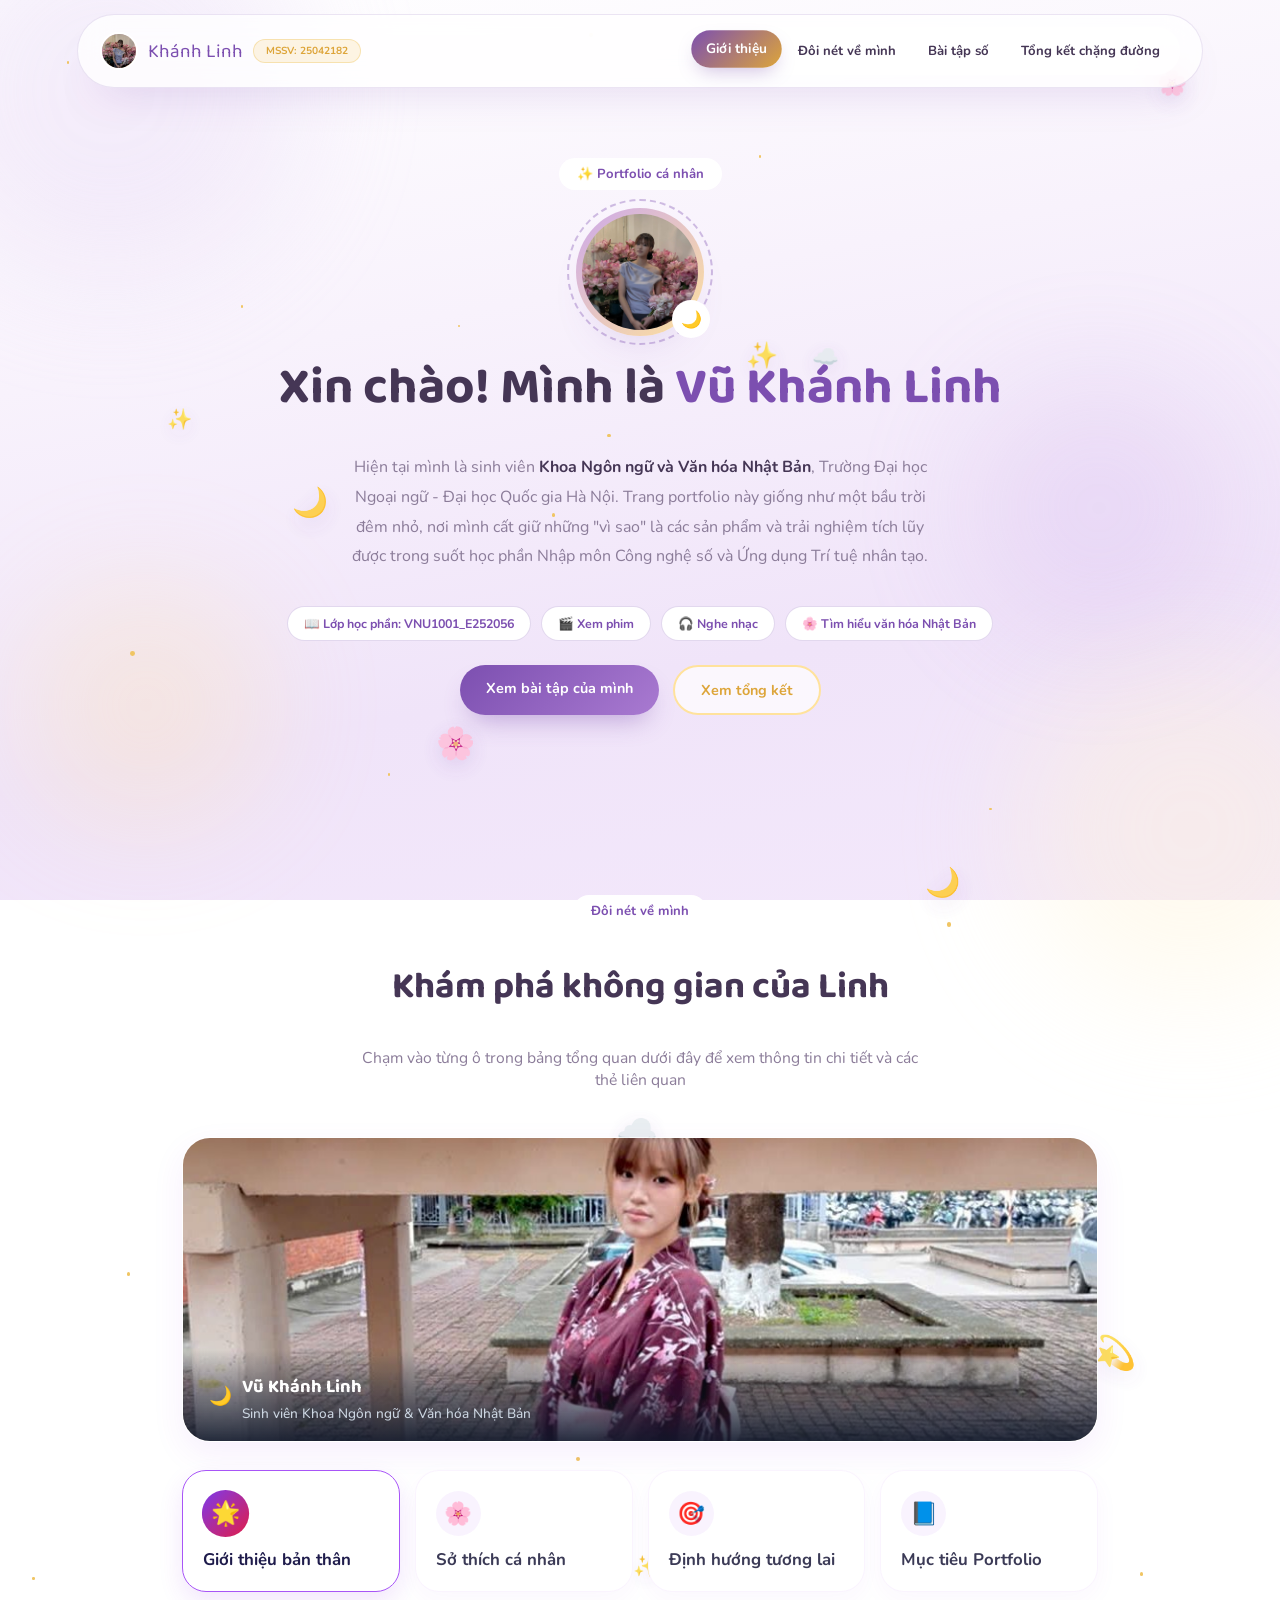
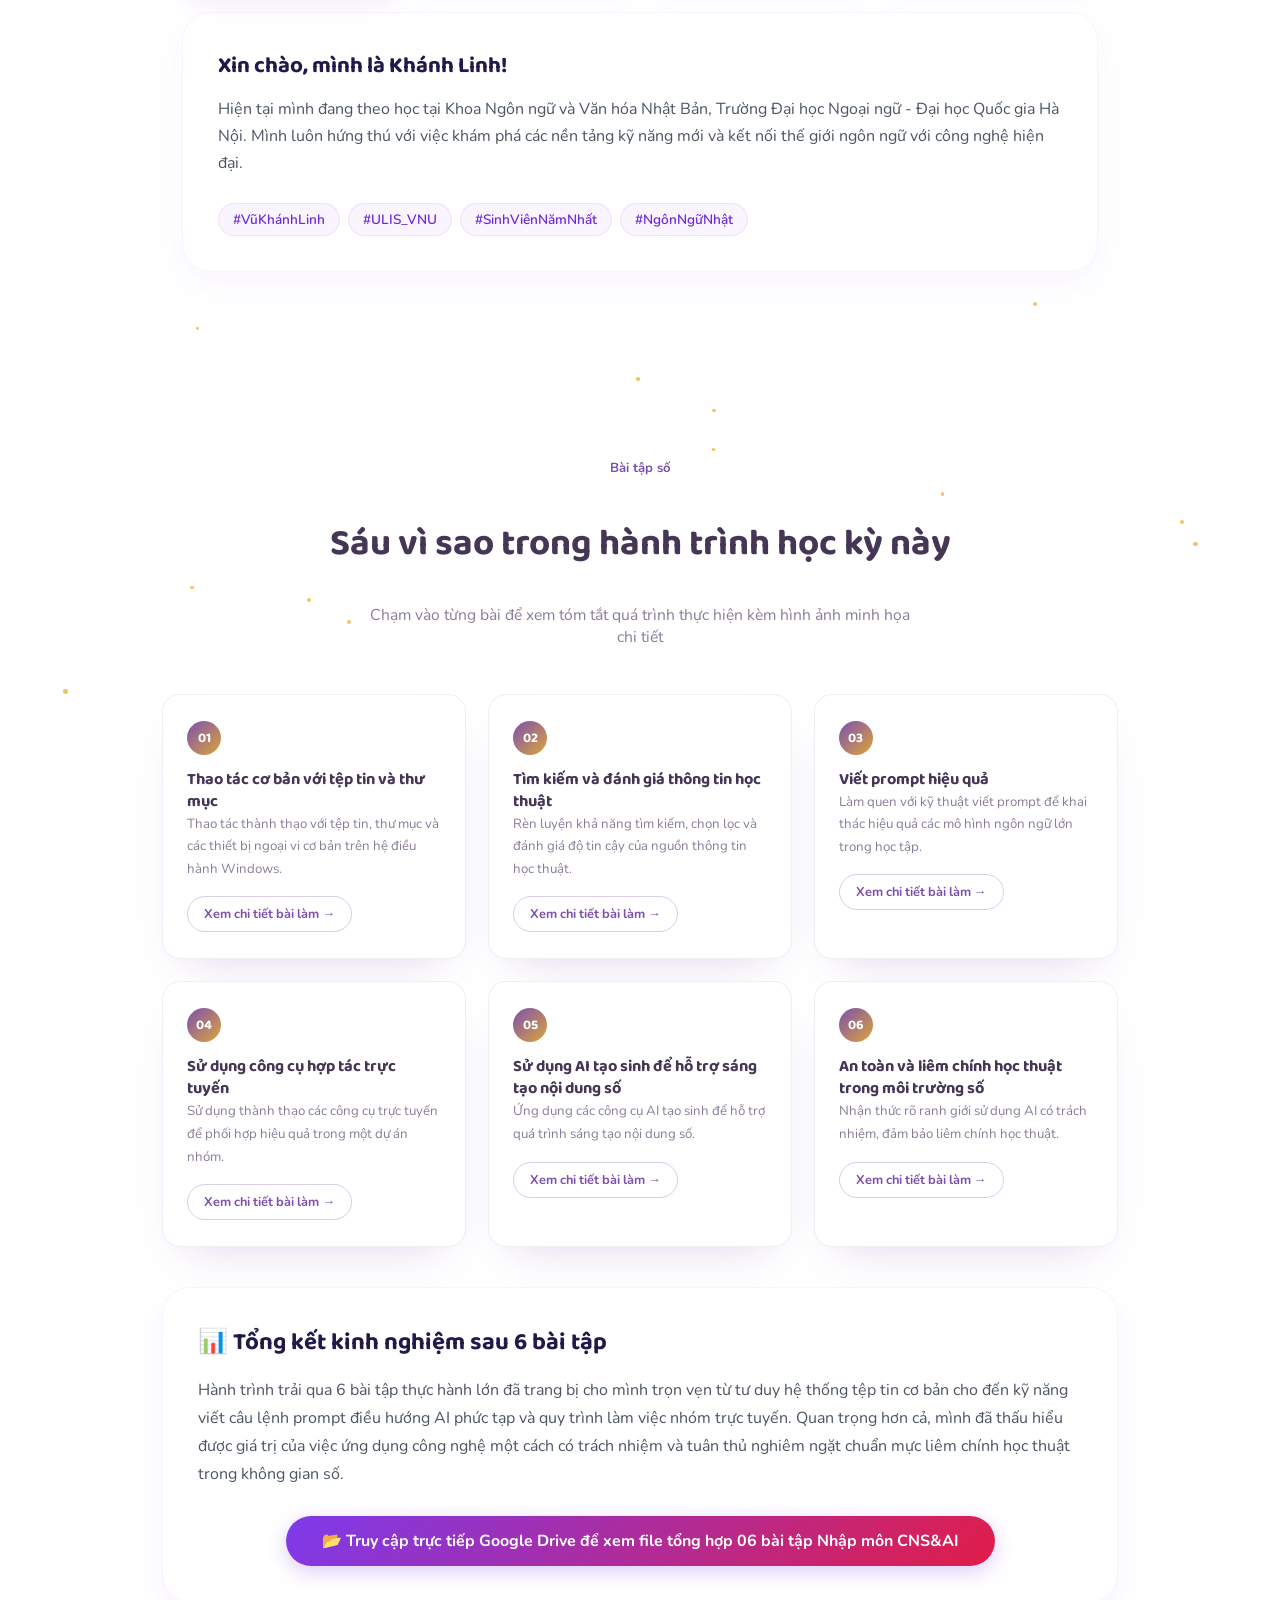
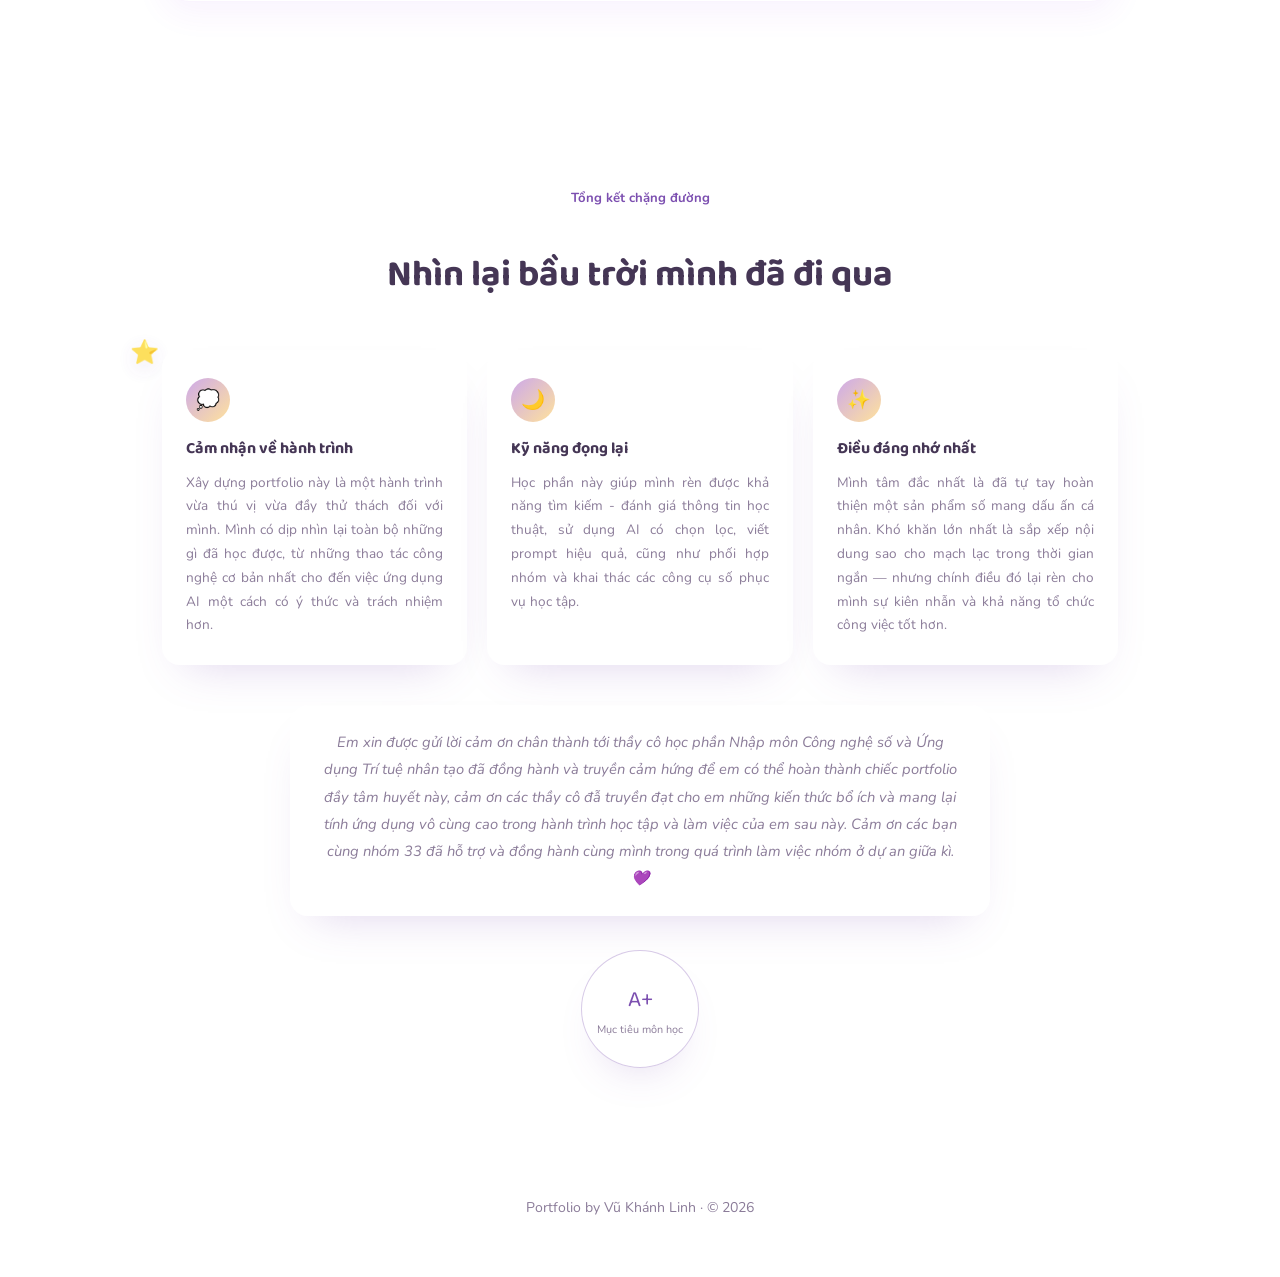
<file: index.html>
<!DOCTYPE html>
<html lang="vi">
<head>
<meta charset="UTF-8">
<meta name="viewport" content="width=device-width, initial-scale=1.0">
<title>Vũ Khánh Linh - Portfolio ✨</title>
<link rel="preconnect" href="https://fonts.googleapis.com">
<link rel="preconnect" href="https://fonts.gstatic.com" crossorigin>
<link href="https://fonts.googleapis.com/css2?family=Baloo+2:wght@500;600;700;800&family=Nunito:wght@400;500;600;700;800&display=swap" rel="stylesheet">
<link rel="stylesheet" href="style.css">
<style>
  /* ==========================================================================
     CSS ĐỒNG BỘ THEO PHONG CÁCH THẺ TRẮNG TRỰC QUAN (HIGH-CONTRAST)
     ========================================================================== */
  
  /* Khung bao ngoài phần Đôi nét về mình */
  .about-layout-wrapper {
    display: flex;
    flex-direction: column;
    gap: 28px;
    max-width: 1200px;
    margin: 40px auto 0;
    padding: 0 20px;
  }

  /* Khung ảnh banner ngang phía trên */
  .about-image-side {
    width: 100%;
    aspect-ratio: 21 / 7;
    border-radius: 28px;
    overflow: hidden;
    position: relative;
    box-shadow: 0 12px 32px rgba(147, 51, 234, 0.08);
    border: 1px solid rgba(255, 255, 255, 0.7);
    isolation: isolate;
  }
  .about-image-side img {
    width: 100%;
    height: 100%;
    object-fit: cover;
    display: block;
    animation: kenBurns 14s ease-in-out infinite alternate;
  }
  .about-image-caption {
    position: absolute;
    left: 0; right: 0; bottom: 0;
    padding: 22px 26px 18px;
    background: linear-gradient(to top, rgba(15, 23, 42, 0.9) 0%, rgba(15, 23, 42, 0.4) 60%, transparent 100%);
    display: flex;
    align-items: center;
    gap: 10px;
    color: #fff;
    font-family: 'Baloo 2', sans-serif;
    font-size: 1.15rem;
    font-weight: 700;
  }
  .about-image-caption .caption-sub {
    display: block;
    font-family: 'Nunito', sans-serif;
    font-size: 0.85rem;
    font-weight: 500;
    color: #cbd5e1;
    margin-top: 2px;
  }

  @keyframes kenBurns {
    from { transform: scale(1); }
    to { transform: scale(1.06); }
  }

  /* Hệ thống bảng tổng quan và nội dung tương tác */
  .about-interactive-side {
    display: flex;
    flex-direction: column;
    gap: 20px;
    width: 100%;
  }
  
  /* Bảng tổng quan gồm 4 ô */
  .info-grid-board {
    display: grid;
    grid-template-columns: repeat(4, 1fr);
    gap: 15px;
  }
  
  /* ĐÃ SỬA: Đồng bộ 100% với nền trắng của thẻ bài tập mẫu */
  .info-cell {
    background: #ffffff;
    border: 1px solid rgba(147, 51, 234, 0.05);
    padding: 20px;
    border-radius: 24px;
    cursor: pointer;
    transition: all 0.3s cubic-bezier(0.4, 0, 0.2, 1);
    display: flex;
    flex-direction: column;
    align-items: flex-start;
    gap: 12px;
    box-shadow: 0 8px 24px rgba(147, 51, 234, 0.04);
    touch-action: manipulation;
    -webkit-tap-highlight-color: transparent;
  }
  .info-cell .cell-icon {
    font-size: 1.4rem;
    background: rgba(147, 51, 234, 0.06);
    width: 45px;
    height: 45px;
    display: flex;
    align-items: center;
    justify-content: center;
    border-radius: 50%;
    transition: all 0.3s ease;
  }
  .info-cell h3 {
    font-size: 1.05rem;
    margin: 0;
    font-family: 'Nunito', sans-serif;
    color: #3b3a56; /* Tông màu chữ tối rõ ràng */
    font-weight: 700;
  }
  
  /* Trạng thái ô đang được chọn - đồng bộ với nút gradient của ảnh mẫu */
  .info-cell.active-cell {
    background: #ffffff;
    border-color: #a855f7;
    box-shadow: 0 10px 25px rgba(147, 51, 234, 0.12);
  }
  .info-cell.active-cell h3 {
    color: #1e1b4b;
  }
  .info-cell.active-cell .cell-icon {
    background: linear-gradient(135deg, #7c3aed, #e11d48);
    color: #fff;
    transform: scale(1.05);
  }

  @media (hover: hover) and (pointer: fine) {
    .info-cell:hover:not(.active-cell) {
      transform: translateY(-3px);
      box-shadow: 0 12px 28px rgba(147, 51, 234, 0.08);
    }
  }

  /* ĐÃ SỬA: Khung hiển thị nội dung chi tiết phía dưới dạng nền trắng rõ nét */
  .info-details-display {
    background: #ffffff;
    border: 1px solid rgba(147, 51, 234, 0.05);
    border-radius: 28px;
    padding: 35px;
    min-height: 180px;
    box-shadow: 0 12px 32px rgba(147, 51, 234, 0.05);
    display: flex;
    flex-direction: column;
    justify-content: space-between;
  }
  .details-content-pane {
    display: none;
    animation: fadeInBlur 0.4s ease forwards;
  }
  .details-content-pane.active-pane {
    display: block;
  }
  .details-content-pane h4 {
    font-family: 'Baloo 2', sans-serif;
    font-size: 1.4rem;
    margin: 0 0 12px 0;
    color: #1e1b4b; /* Tiêu đề đậm rõ ràng */
  }
  .details-content-pane p {
    color: #4b5563; /* Chữ mô tả xám đậm chuẩn dễ đọc giống bài mẫu */
    line-height: 1.7;
    margin: 0 0 25px 0;
    font-size: 1rem;
  }

  /* Thẻ từ khóa liên quan */
  .related-tags-zone {
    display: flex;
    flex-wrap: wrap;
    gap: 8px;
  }
  .keyword-tag {
    background: rgba(147, 51, 234, 0.05);
    border: 1px solid rgba(147, 51, 234, 0.1);
    color: #6d28d9;
    padding: 6px 14px;
    border-radius: 30px;
    font-size: 0.85rem;
    font-weight: 600;
    transition: all 0.2s ease;
  }
  .keyword-tag:hover {
    background: linear-gradient(135deg, #7c3aed, #e11d48);
    color: #fff;
    border-color: transparent;
  }

  @keyframes fadeInBlur {
    from { opacity: 0; transform: translateY(6px); }
    to { opacity: 1; transform: translateY(0); }
  }

  /* ĐÃ SỬA: Khung tổng kết bài tập đồng bộ 100% nền trắng và bo tròn sâu như ảnh mẫu */
  .exercises-summary-box {
    max-width: 1200px;
    margin: 40px auto 0;
    padding: 35px;
    background: #ffffff; 
    border-radius: 28px; 
    border: 1px solid rgba(147, 51, 234, 0.05); 
    box-shadow: 0 12px 32px rgba(147, 51, 234, 0.06); 
  }
  .exercises-summary-box h3 {
    font-family: 'Baloo 2', sans-serif;
    font-size: 1.5rem;
    color: #1e1b4b;
    margin: 0 0 14px 0;
    display: flex;
    align-items: center;
    gap: 10px;
  }
  .exercises-summary-box p {
    color: #4b5563; 
    line-height: 1.75;
    margin: 0 0 28px 0;
    font-size: 1rem;
  }
  .drive-cta-wrapper {
    text-align: center;
  }
  .btn-drive-direct {
    display: inline-flex;
    align-items: center;
    gap: 10px;
    background: linear-gradient(135deg, #7c3aed, #e11d48); /* Nút màu gradient tím vàng đỏ cam bắt mắt giống ảnh mẫu */
    color: #fff;
    padding: 14px 36px;
    border-radius: 50px;
    font-weight: 700;
    text-decoration: none;
    box-shadow: 0 6px 20px rgba(124, 58, 237, 0.25);
    transition: all 0.3s ease;
  }
  .btn-drive-direct:hover {
    transform: translateY(-3px);
    box-shadow: 0 8px 24px rgba(225, 29, 72, 0.4);
  }

  /* Responsive mượt mà */
  @media (max-width: 968px) {
    .info-grid-board {
      grid-template-columns: repeat(2, 1fr);
    }
    .about-image-side {
      aspect-ratio: 16 / 9;
    }
  }
  @media (max-width: 560px) {
    .info-grid-board {
      grid-template-columns: 1fr;
    }
    .about-image-side {
      aspect-ratio: 4 / 3;
    }
    .about-image-caption {
      font-size: 1rem;
      padding: 16px 18px 14px;
    }
  }
</style>
</head>
<body>

<div class="blob-wrap"><div class="blob blob-1"></div></div>
<div class="blob-wrap"><div class="blob blob-2"></div></div>
<div class="blob-wrap"><div class="blob blob-3"></div></div>
<div class="blob-wrap"><div class="blob blob-4"></div></div>
<div id="star-layer"></div>
<div id="sticker-layer"></div>
<div class="cursor-glow" id="cursorGlow"></div>

<nav>
  <div class="logo-group">
    <div class="logo-badge">
      <img src="avt.jpg" alt="Vũ Khánh Linh" onerror="this.style.display='none'; this.parentElement.innerHTML='KL';">
    </div>
    <div class="logo">Khánh Linh</div>
    <span class="mssv-chip">MSSV: 25042182</span>
  </div>
  <ul class="nav-links">
    <li><a href="#gioi-thieu" class="nav-link active">Giới thiệu</a></li>
    <li><a href="#ve-minh" class="nav-link">Đôi nét về mình</a></li>
    <li><a href="#bai-tap" class="nav-link">Bài tập số</a></li>
    <li><a href="#tong-ket" class="nav-link">Tổng kết chặng đường</a></li>
  </ul>
</nav>

<section class="hero" id="gioi-thieu">
  <div class="hero-inner">
    <span class="eyebrow reveal">✨ Portfolio cá nhân</span>
    <div class="moon-avatar reveal">
      <div class="moon-inner">
        <img src="avt.jpg" alt="Ảnh cá nhân của Vũ Khánh Linh"
             onerror="this.style.display='none'; this.parentElement.innerHTML='<span class=\'avatar-fallback\'>KL</span>';">
      </div>
      <div class="star-badge">🌙</div>
    </div>
    <h1 class="reveal">Xin chào! Mình là <span>Vũ Khánh Linh</span></h1>
    <p class="reveal">Hiện tại mình là sinh viên <b>Khoa Ngôn ngữ và Văn hóa Nhật Bản</b>, Trường
      Đại học Ngoại ngữ - Đại học Quốc gia Hà Nội. Trang portfolio này giống như một bầu trời đêm
      nhỏ, nơi mình cất giữ những "vì sao" là các sản phẩm và trải nghiệm tích lũy được trong suốt
      học phần Nhập môn Công nghệ số và Ứng dụng Trí tuệ nhân tạo.</p>
    <div class="hero-meta reveal">
      <span>📖 Lớp học phần: VNU1001_E252056</span>
      <span>🎬 Xem phim</span>
      <span>🎧 Nghe nhạc</span>
      <span>🌸 Tìm hiểu văn hóa Nhật Bản</span>
    </div>
    <div class="hero-cta reveal">
      <a href="#bai-tap" class="btn btn-primary">Xem bài tập của mình</a>
      <a href="#tong-ket" class="btn btn-ghost">Xem tổng kết</a>
    </div>
  </div>
</section>

<section id="ve-minh">
  <div class="section-head reveal">
    <span class="eyebrow" style="position:static;">Đôi nét về mình</span>
    <h2>Khám phá không gian của Linh</h2>
    <p>Chạm vào từng ô trong bảng tổng quan dưới đây để xem thông tin chi tiết và các thẻ liên quan</p>
  </div>
  
  <div class="about-layout-wrapper">
    <div class="about-image-side reveal">
      <img src="linh.jpg" alt="Vũ Khánh Linh Portrait" onerror="this.src='https://images.unsplash.com/photo-1534528741775-53994a69daeb?q=80&w=1200&auto=format&fit=crop';">
      <div class="about-image-caption">
        <span class="caption-sparkle">🌙</span>
        <span>
          Vũ Khánh Linh
          <span class="caption-sub">Sinh viên Khoa Ngôn ngữ &amp; Văn hóa Nhật Bản</span>
        </span>
      </div>
    </div>

    <div class="about-interactive-side reveal">
      <div class="info-grid-board">
        <div class="info-cell active-cell reveal" onclick="switchAboutTab(0)">
          <div class="cell-icon">🌟</div>
          <h3>Giới thiệu bản thân</h3>
        </div>
        <div class="info-cell reveal" onclick="switchAboutTab(1)">
          <div class="cell-icon">🌸</div>
          <h3>Sở thích cá nhân</h3>
        </div>
        <div class="info-cell reveal" onclick="switchAboutTab(2)">
          <div class="cell-icon">🎯</div>
          <h3>Định hướng tương lai</h3>
        </div>
        <div class="info-cell reveal" onclick="switchAboutTab(3)">
          <div class="cell-icon">📘</div>
          <h3>Mục tiêu Portfolio</h3>
        </div>
      </div>

      <div class="info-details-display">
        
        <div class="details-content-pane active-pane" id="pane-0">
          <h4>Xin chào, mình là Khánh Linh!</h4>
          <p>Hiện tại mình đang theo học tại Khoa Ngôn ngữ và Văn hóa Nhật Bản, Trường Đại học Ngoại ngữ - Đại học Quốc gia Hà Nội. Mình luôn hứng thú với việc khám phá các nền tảng kỹ năng mới và kết nối thế giới ngôn ngữ với công nghệ hiện đại.</p>
          <div class="related-tags-zone">
            <span class="keyword-tag">#VũKhánhLinh</span>
            <span class="keyword-tag">#ULIS_VNU</span>
            <span class="keyword-tag">#SinhViênNămNhất</span>
            <span class="keyword-tag">#NgônNgữNhật</span>
          </div>
        </div>

        <div class="details-content-pane" id="pane-1">
          <h4>Những điều làm cuộc sống mình rực rỡ</h4>
          <p>Ngoài không gian giảng đường, mình thích tìm cảm hứng thông qua việc xem phim truyền hình, nghe các giai điệu nhẹ nhàng và chủ động tìm hiểu các nét đẹp văn hóa độc đáo của xứ sở hoa anh đào. Điều này hỗ trợ tư duy ngôn ngữ của mình cực tốt. Ngoài ra, mình còn có niềm đam mê cực lớn với nhạc cụ, mỗi ngày ngoài giờ học, mình đều giành ra một khoảng thời gian nhỏ để hòa mình cùng với những âm thanh xinh đẹp.</p>
          <div class="related-tags-zone">
            <span class="keyword-tag">#XemPhim</span>
            <span class="keyword-tag">#NgheNhạc</span>
            <span class="keyword-tag">#VănHóaNhậtBản</span>
            <span class="keyword-tag">#Guitar&Piano</span>
          </div>
        </div>

        <div class="details-content-pane" id="pane-2">
          <h4>Mục tiêu học tập & Định hướng phát triển</h4>
          <p>Mình mong muốn xây dựng một nền tảng kiến thức chuyên sâu vững chắc về Nhật Bản học. Đồng thời, mình chủ động kết hợp trau dồi các kỹ năng công nghệ số và ứng dụng AI cốt lõi để nâng cao hiệu suất làm việc toàn diện trong kỷ nguyên mới.</p>
          <div class="related-tags-zone">
            <span class="keyword-tag">#ChuyểnĐổiSố</span>
            <span class="keyword-tag">#NăngLựcCạnhTranh</span>
            <span class="keyword-tag">#KỹNăngAI</span>
            <span class="keyword-tag">#HọcTậpChủĐộng</span>
          </div>
        </div>

        <div class="details-content-pane" id="pane-3">
          <h4>Ý nghĩa cốt lõi của không gian này</h4>
          <p>Trang Portfolio này được thiết kế như một cuốn nhật ký số hóa lưu trữ toàn bộ các sản phẩm thực hành thực tế của học phần Nhập môn CNS&AI. Đây là minh chứng rõ ràng cho tiến trình phát triển và hoàn thiện kỹ năng số của bản thân mình.</p>
          <div class="related-tags-zone">
            <span class="keyword-tag">#LưuTrữSố</span>
            <span class="keyword-tag">#ỨngDụngTríTuệNhânTạo</span>
            <span class="keyword-tag">#MinhChứngHọcTập</span>
            <span class="keyword-tag">#VNU1001</span>
          </div>
        </div>

      </div>
    </div>
  </div>
</section>

<section id="bai-tap">
  <div class="section-head reveal">
    <span class="eyebrow" style="position:static;">Bài tập số</span>
    <h2>Sáu vì sao trong hành trình học kỳ này</h2>
    <p>Chạm vào từng bài để xem tóm tắt quá trình thực hiện kèm hình ảnh minh họa chi tiết</p>
  </div>
  <div class="work-grid" id="workGrid"></div>

  <div class="exercises-summary-box reveal">
    <h3>📊 Tổng kết kinh nghiệm sau 6 bài tập</h3>
    <p>
      Hành trình trải qua 6 bài tập thực hành lớn đã trang bị cho mình trọn vẹn từ tư duy hệ thống tệp tin cơ bản cho đến kỹ năng viết câu lệnh prompt điều hướng AI phức tạp và quy trình làm việc nhóm trực tuyến. Quan trọng hơn cả, mình đã thấu hiểu được giá trị của việc ứng dụng công nghệ một cách có trách nhiệm và tuân thủ nghiêm ngặt chuẩn mực liêm chính học thuật trong không gian số.
    </p>
    <div class="drive-cta-wrapper">
      <a href="https://drive.google.com/drive/folders/1u9jqoyX_x8a687teQ7vs4r22F_Sk9lVi?usp=drive_link" target="_blank" rel="noopener" class="btn-drive-direct">
        📂 Truy cập trực tiếp Google Drive để xem file tổng hợp 06 bài tập Nhập môn CNS&AI
      </a>
    </div>
  </div>
</section>

<section id="tong-ket">
  <div class="section-head reveal">
    <span class="eyebrow" style="position:static;">Tổng kết chặng đường</span>
    <h2>Nhìn lại bầu trời mình đã đi qua</h2>
  </div>
  <div class="phase-grid">
    <div class="phase-card reveal">
      <div class="p-icon">💭</div>
      <h3>Cảm nhận về hành trình</h3>
      <p>Xây dựng portfolio này là một hành trình vừa thú vị vừa đầy thử thách đối với mình.
        Mình có dịp nhìn lại toàn bộ những gì đã học được, từ những thao tác công nghệ cơ bản
        nhất cho đến việc ứng dụng AI một cách có ý thức và trách nhiệm hơn.</p>
    </div>
    <div class="phase-card reveal">
      <div class="p-icon">🌙</div>
      <h3>Kỹ năng đọng lại</h3>
      <p>Học phần này giúp mình rèn được khả năng tìm kiếm - đánh giá thông tin học thuật, sử
        dụng AI có chọn lọc, viết prompt hiệu quả, cũng như phối hợp nhóm và khai thác các công
        cụ số phục vụ học tập.</p>
    </div>
    <div class="phase-card reveal">
      <div class="p-icon">✨</div>
      <h3>Điều đáng nhớ nhất</h3>
      <p>Mình tâm đắc nhất là đã tự tay hoàn thiện một sản phẩm số mang dấu ấn cá nhân. Khó khăn
        lớn nhất là sắp xếp nội dung sao cho mạch lạc trong thời gian ngắn — nhưng chính điều đó
        lại rèn cho mình sự kiên nhẫn và khả năng tổ chức công việc tốt hơn.</p>
    </div>
  </div>
  <p class="thanks-note reveal">Em xin được gửi lời cảm ơn chân thành tới thầy cô học phần Nhập môn
    Công nghệ số và Ứng dụng Trí tuệ nhân tạo đã đồng hành và truyền cảm hứng để em có thể hoàn thành
    chiếc portfolio đầy tâm huyết này, cảm ơn các thầy cô đẫ truyền đạt cho em những kiến thức bổ ích và mang lại tính ứng dụng vô cùng cao trong hành trình học tập và làm việc của em sau này. Cảm ơn các bạn cùng nhóm 33 đã hỗ trợ và đồng hành cùng mình trong quá trình làm việc nhóm ở dự an giữa kì. 💜</p>
  <div class="stat-solo reveal">
    <div class="stat-circle"><span class="num">A+</span><span class="label">Mục tiêu môn học</span></div>
  </div>
</section>

<footer>
  Portfolio by Vũ Khánh Linh · © 2026
</footer>

<script>
  function switchAboutTab(index) {
    const cells = document.querySelectorAll('.info-cell');
    cells.forEach(cell => cell.classList.remove('active-cell'));
    
    const panes = document.querySelectorAll('.details-content-pane');
    panes.forEach(pane => pane.classList.remove('active-pane'));
    
    cells[index].classList.add('active-cell');
    document.getElementById(`pane-${index}`).classList.add('active-pane');
  }

  // ===== twinkling stars =====
  const starLayer = document.getElementById('star-layer');
  for(let i=0;i<40;i++){
    const s = document.createElement('div');
    s.className = 'twinkle';
    const size = 2 + Math.random()*3;
    s.style.width = size+'px'; s.style.height = size+'px';
    s.style.left = (Math.random()*100)+'vw';
    s.style.top = (Math.random()*300)+'vh';
    s.style.animationDuration = (2+Math.random()*3)+'s';
    s.style.animationDelay = (Math.random()*4)+'s';
    starLayer.appendChild(s);
  }

  // ===== floating stickers =====
  const stickerEmojis = ['✨','🌙','⭐','💫','🌸','☁️'];
  const layer = document.getElementById('sticker-layer');
  const stickers = [];
  for(let i=0;i<14;i++){
    const el = document.createElement('div');
    el.className = 'float-sticker';
    el.textContent = stickerEmojis[i % stickerEmojis.length];
    el.style.left = (Math.random()*100) + 'vw';
    el.style.top = (Math.random()*400) + 'vh';
    el.style.animationDelay = (Math.random()*4) + 's';
    el.style.animationDuration = (4 + Math.random()*3) + 's';
    el.style.fontSize = (1.1 + Math.random()*1.1) + 'rem';
    layer.appendChild(el);
    stickers.push({ el, speed: 0.05 + Math.random()*0.15 });
  }
  window.addEventListener('scroll', () => {
    const y = window.scrollY;
    stickers.forEach(s => { s.el.style.transform = `translateY(${-y * s.speed}px)`; });
  }, { passive: true });

  const glow = document.getElementById('cursorGlow');
  window.addEventListener('mousemove', (e) => {
    glow.style.left = e.clientX+'px'; glow.style.top = e.clientY+'px'; glow.style.opacity = 1;
  });
  window.addEventListener('mouseleave', () => { glow.style.opacity = 0; });

  function addTilt(el, strength=6){
    el.addEventListener('mousemove', (e) => {
      const r = el.getBoundingClientRect();
      const px = (e.clientX-r.left)/r.width - 0.5, py = (e.clientY-r.top)/r.height - 0.5;
      el.style.transform = `perspective(700px) rotateY(${px*strength}deg) rotateX(${-py*strength}deg) translateY(-4px)`;
    });
    el.addEventListener('mouseleave', () => { el.style.transform = ''; });
  }

  const exercises = [
    {t:"Thao tác cơ bản với tệp tin và thư mục", goal:"Thao tác thành thạo với tệp tin, thư mục và các thiết bị ngoại vi cơ bản trên hệ điều hành Windows.", link:"baitap1.html"},
    {t:"Tìm kiếm và đánh giá thông tin học thuật", goal:"Rèn luyện khả năng tìm kiếm, chọn lọc và đánh giá độ tin cậy của nguồn thông tin học thuật.", link:"baitap2.html"},
    {t:"Viết prompt hiệu quả", goal:"Làm quen với kỹ thuật viết prompt để khai thác hiệu quả các mô hình ngôn ngữ lớn trong học tập.", link:"baitap3.html"},
    {t:"Sử dụng công cụ hợp tác trực tuyến", goal:"Sử dụng thành thạo các công cụ trực tuyến để phối hợp hiệu quả trong một dự án nhóm.", link:"baitap4.html"},
    {t:"Sử dụng AI tạo sinh để hỗ trợ sáng tạo nội dung số", goal:"Ứng dụng các công cụ AI tạo sinh để hỗ trợ quá trình sáng tạo nội dung số.", link:"baitap5.html"},
    {t:"An toàn và liêm chính học thuật trong môi trường số", goal:"Nhận thức rõ ranh giới sử dụng AI có trách nhiệm, đảm bảo liêm chính học thuật.", link:"baitap6.html"},
  ];
  const grid = document.getElementById('workGrid');
  exercises.forEach((ex,i)=>{
    const card = document.createElement('a');
    card.href = ex.link;
    card.className = 'work-card reveal';
    card.innerHTML = `
      <div class="w-top"><span class="w-num">${String(i+1).padStart(2,'0')}</span></div>
      <h3>${ex.t}</h3>
      <p class="w-goal">${ex.goal}</p>
      <span class="w-link">Xem chi tiết bài làm →</span>`;
    grid.appendChild(card);
    addTilt(card, 4);
  });

  const reveals = document.querySelectorAll('.reveal');
  reveals.forEach((el, i) => { el.style.transitionDelay = (i % 6) * 0.07 + 's'; });
  const io = new IntersectionObserver((entries)=>{
    entries.forEach(entry=>{
      if(entry.isIntersecting){ entry.target.classList.add('in-view'); io.unobserve(entry.target); }
    });
  }, { threshold: 0.12 });
  reveals.forEach(el=>io.observe(el));

  const navLinks = document.querySelectorAll('.nav-link');
  document.querySelectorAll('a[href^="#"]').forEach(link=>{
    link.addEventListener('click', (e)=>{
      const target = document.querySelector(link.getAttribute('href'));
      if(target){ e.preventDefault(); target.scrollIntoView({ behavior: 'smooth', block: 'start' }); }
    });
  });
  const sections = document.querySelectorAll('section[id]');
  const navIo = new IntersectionObserver((entries)=>{
    entries.forEach(entry=>{
      if(entry.isIntersecting){
        const id = entry.target.getAttribute('id');
        navLinks.forEach(l=>{ l.classList.toggle('active', l.getAttribute('href') === '#' + id); });
      }
    });
  }, { threshold: 0.4 });
  sections.forEach(s=>navIo.observe(s));
</script>
</body>
</html>
</file>
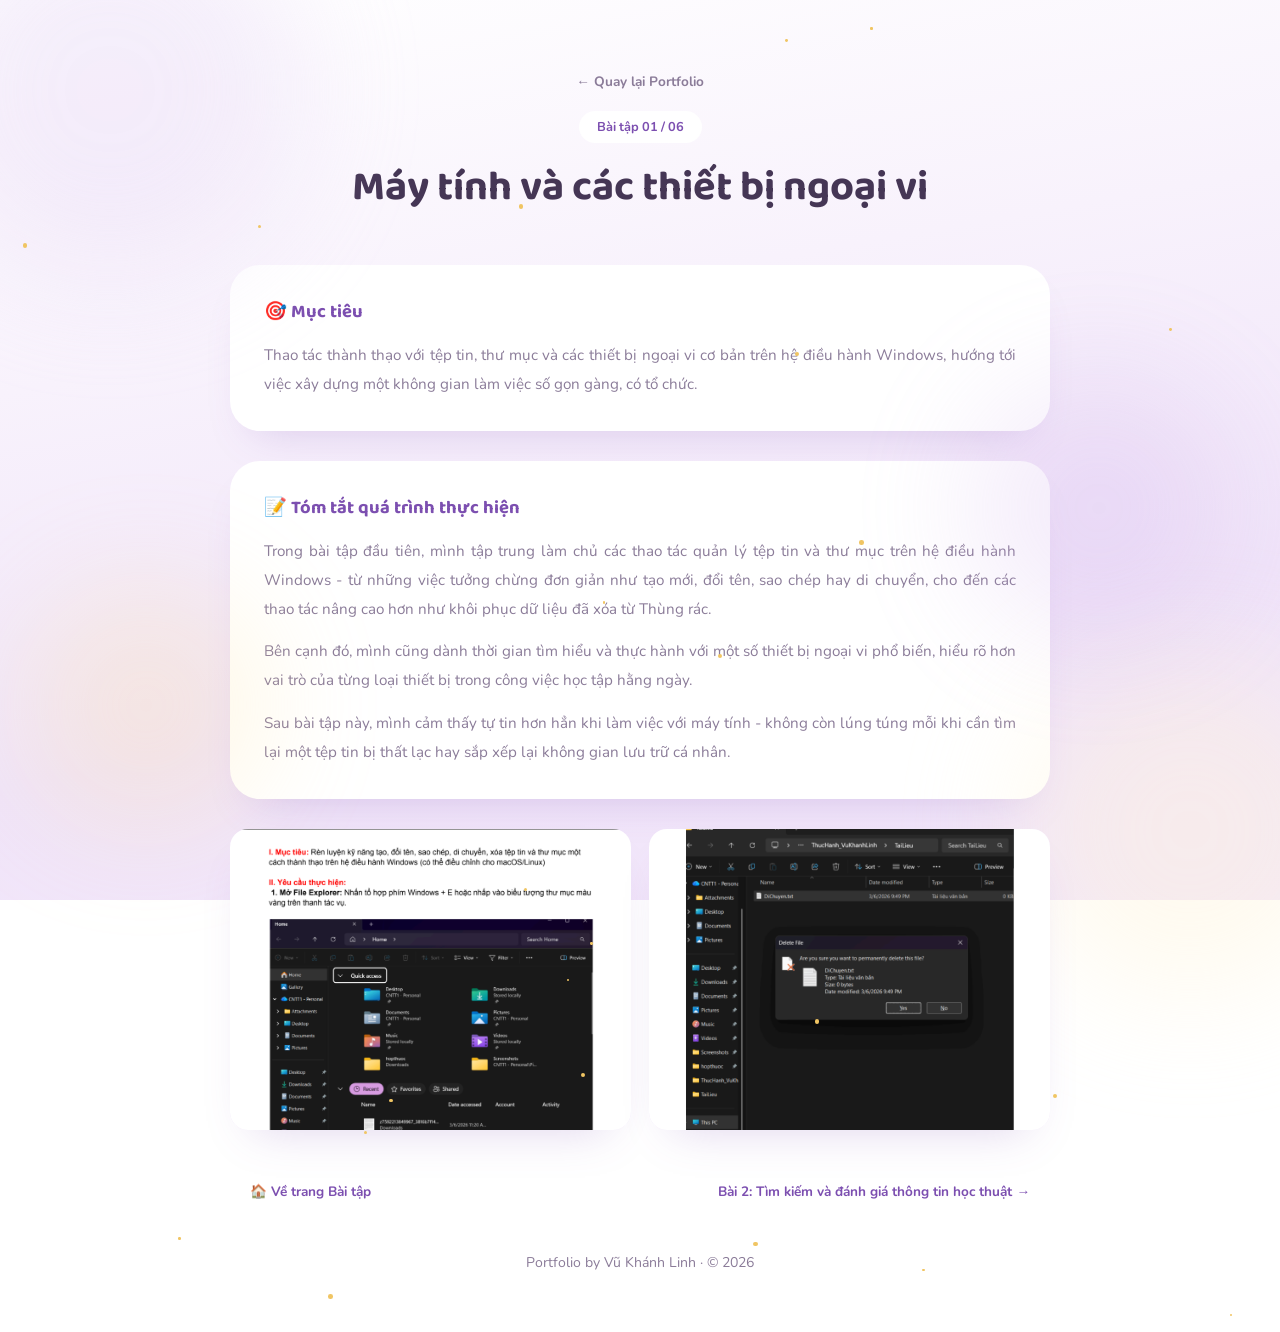
<file: baitap1.html>
<!DOCTYPE html>
<html lang="vi">
<head>
<meta charset="UTF-8">
<meta name="viewport" content="width=device-width, initial-scale=1.0">
<title>Bài 1 · Thao tác cơ bản với tệp tin và thư mục - Vũ Khánh Linh</title>
<link rel="preconnect" href="https://fonts.googleapis.com">
<link rel="preconnect" href="https://fonts.gstatic.com" crossorigin>
<link href="https://fonts.googleapis.com/css2?family=Baloo+2:wght@500;600;700;800&family=Nunito:wght@400;500;600;700;800&display=swap" rel="stylesheet">
<link rel="stylesheet" href="style.css">
</head>
<body>

<div class="blob-wrap"><div class="blob blob-1"></div></div>
<div class="blob-wrap"><div class="blob blob-2"></div></div>
<div class="blob-wrap"><div class="blob blob-3"></div></div>
<div class="blob-wrap"><div class="blob blob-4"></div></div>
<div id="star-layer"></div>

<div class="subpage-header">
  <a href="index.html#bai-tap" class="back-link">← Quay lại Portfolio</a><br>
  <span class="subpage-tag">Bài tập 01 / 06</span>
  <h1>Máy tính và các thiết bị ngoại vi</h1>
</div>

<div class="subpage-block">
  <h2>🎯 Mục tiêu</h2>
  <p>Thao tác thành thạo với tệp tin, thư mục và các thiết bị ngoại vi cơ bản trên hệ điều hành
    Windows, hướng tới việc xây dựng một không gian làm việc số gọn gàng, có tổ chức.</p>
</div>

<div class="subpage-block">
  <h2>📝 Tóm tắt quá trình thực hiện</h2>
  <p>Trong bài tập đầu tiên, mình tập trung làm chủ các thao tác quản lý tệp tin và thư mục trên
    hệ điều hành Windows - từ những việc tưởng chừng đơn giản như tạo mới, đổi tên, sao chép hay
    di chuyển, cho đến các thao tác nâng cao hơn như khôi phục dữ liệu đã xóa từ Thùng rác.</p>
  <p>Bên cạnh đó, mình cũng dành thời gian tìm hiểu và thực hành với một số thiết bị ngoại vi
    phổ biến, hiểu rõ hơn vai trò của từng loại thiết bị trong công việc học tập hằng ngày.</p>
  <p>Sau bài tập này, mình cảm thấy tự tin hơn hẳn khi làm việc với máy tính - không còn lúng
    túng mỗi khi cần tìm lại một tệp tin bị thất lạc hay sắp xếp lại không gian lưu trữ cá nhân.</p>
</div>

<div class="image-gallery">
  <div class="image-slot">
    <img src="bai1anh1.png" alt="Hình minh họa quá trình thực hiện bài 1 - ảnh 1"
         onerror="this.style.display='none'; this.nextElementSibling.style.display='flex';">
    <div class="image-placeholder" style="display:none;">
      <span class="ic">🖼️</span>Thay bằng ảnh <b>bai1-anh1.jpg</b><br>(ví dụ: ảnh chụp màn hình thư mục đã sắp xếp)
    </div>
  </div>
  <div class="image-slot">
    <img src="bai1anh2.png" alt="Hình minh họa quá trình thực hiện bài 1 - ảnh 2"
         onerror="this.style.display='none'; this.nextElementSibling.style.display='flex';">
    <div class="image-placeholder" style="display:none;">
      <span class="ic">🖼️</span>Thay bằng ảnh <b>bai1-anh2.jpg</b><br>(ví dụ: ảnh thao tác khôi phục dữ liệu)
    </div>
  </div>
</div>

<div class="subpage-nav">
  <a href="index.html#bai-tap">🏠 Về trang Bài tập</a>
  <a href="baitap2.html">Bài 2: Tìm kiếm và đánh giá thông tin học thuật →</a>
</div>

<footer>Portfolio by Vũ Khánh Linh · © 2026</footer>

<script>
  const starLayer = document.getElementById('star-layer');
  for(let i=0;i<40;i++){
    const s = document.createElement('div');
    s.className = 'twinkle';
    const size = 2 + Math.random()*3;
    s.style.width = size+'px'; s.style.height = size+'px';
    s.style.left = (Math.random()*100)+'vw';
    s.style.top = (Math.random()*300)+'vh';
    s.style.animationDuration = (2+Math.random()*3)+'s';
    s.style.animationDelay = (Math.random()*4)+'s';
    starLayer.appendChild(s);
  }
</script>
</body>
</html>
</file>
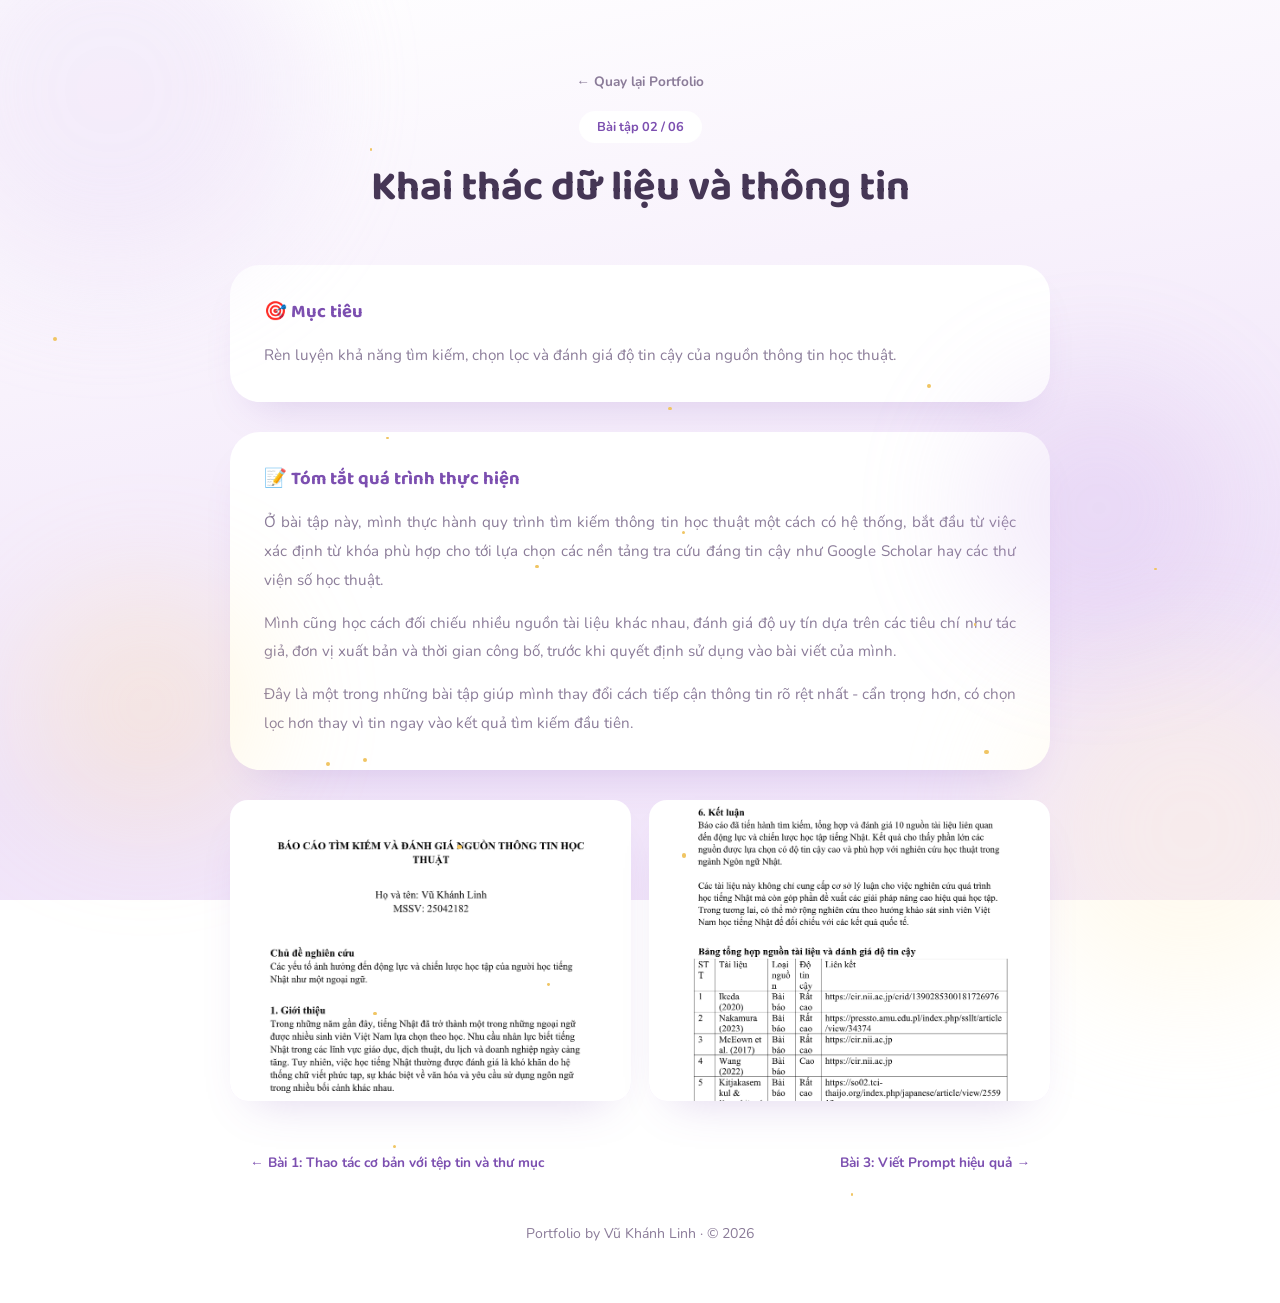
<file: baitap2.html>
<!DOCTYPE html>
<html lang="vi">
<head>
<meta charset="UTF-8">
<meta name="viewport" content="width=device-width, initial-scale=1.0">
<title>Bài 2 · Tìm kiếm và đánh giá thông tin học thuật - Vũ Khánh Linh</title>
<link rel="preconnect" href="https://fonts.googleapis.com">
<link rel="preconnect" href="https://fonts.gstatic.com" crossorigin>
<link href="https://fonts.googleapis.com/css2?family=Baloo+2:wght@500;600;700;800&family=Nunito:wght@400;500;600;700;800&display=swap" rel="stylesheet">
<link rel="stylesheet" href="style.css">
</head>
<body>

<div class="blob-wrap"><div class="blob blob-1"></div></div>
<div class="blob-wrap"><div class="blob blob-2"></div></div>
<div class="blob-wrap"><div class="blob blob-3"></div></div>
<div class="blob-wrap"><div class="blob blob-4"></div></div>
<div id="star-layer"></div>

<div class="subpage-header">
  <a href="index.html#bai-tap" class="back-link">← Quay lại Portfolio</a><br>
  <span class="subpage-tag">Bài tập 02 / 06</span>
  <h1>Khai thác dữ liệu và thông tin</h1>
</div>

<div class="subpage-block">
  <h2>🎯 Mục tiêu</h2>
  <p>Rèn luyện khả năng tìm kiếm, chọn lọc và đánh giá độ tin cậy của nguồn thông tin học thuật.</p>
</div>

<div class="subpage-block">
  <h2>📝 Tóm tắt quá trình thực hiện</h2>
  <p>Ở bài tập này, mình thực hành quy trình tìm kiếm thông tin học thuật một cách có hệ thống, bắt đầu từ việc xác định từ khóa phù hợp cho tới lựa chọn các nền tảng tra cứu đáng tin cậy như Google Scholar hay các thư viện số học thuật.</p>
  <p>Mình cũng học cách đối chiếu nhiều nguồn tài liệu khác nhau, đánh giá độ uy tín dựa trên các tiêu chí như tác giả, đơn vị xuất bản và thời gian công bố, trước khi quyết định sử dụng vào bài viết của mình.</p>
  <p>Đây là một trong những bài tập giúp mình thay đổi cách tiếp cận thông tin rõ rệt nhất - cẩn trọng hơn, có chọn lọc hơn thay vì tin ngay vào kết quả tìm kiếm đầu tiên.</p>
</div>

<div class="image-gallery">
  <div class="image-slot">
    <img src="bai2anh1.png" alt="Hình minh họa quá trình thực hiện bài 2 - ảnh 1"
         onerror="this.style.display='none'; this.nextElementSibling.style.display='flex';">
    <div class="image-placeholder" style="display:none;">
      <span class="ic">🖼️</span>Thay bằng ảnh <b>bai2-anh1.jpg</b><br>(ví dụ: ảnh chụp màn hình quá trình tra cứu)
    </div>
  </div>
  <div class="image-slot">
    <img src="bai2anh2.png" alt="Hình minh họa quá trình thực hiện bài 2 - ảnh 2"
         onerror="this.style.display='none'; this.nextElementSibling.style.display='flex';">
    <div class="image-placeholder" style="display:none;">
      <span class="ic">🖼️</span>Thay bằng ảnh <b>bai2-anh2.jpg</b><br>(ví dụ: bảng so sánh độ tin cậy các nguồn)
    </div>
  </div>
</div>

<div class="subpage-nav">
  <a href="baitap1.html">← Bài 1: Thao tác cơ bản với tệp tin và thư mục</a>
  <a href="baitap3.html">Bài 3: Viết Prompt hiệu quả →</a>
</div>

<footer>Portfolio by Vũ Khánh Linh · © 2026</footer>

<script>
  const starLayer = document.getElementById('star-layer');
  for(let i=0;i<40;i++){
    const s = document.createElement('div');
    s.className = 'twinkle';
    const size = 2 + Math.random()*3;
    s.style.width = size+'px'; s.style.height = size+'px';
    s.style.left = (Math.random()*100)+'vw';
    s.style.top = (Math.random()*300)+'vh';
    s.style.animationDuration = (2+Math.random()*3)+'s';
    s.style.animationDelay = (Math.random()*4)+'s';
    starLayer.appendChild(s);
  }
</script>
</body>
</html>
</file>
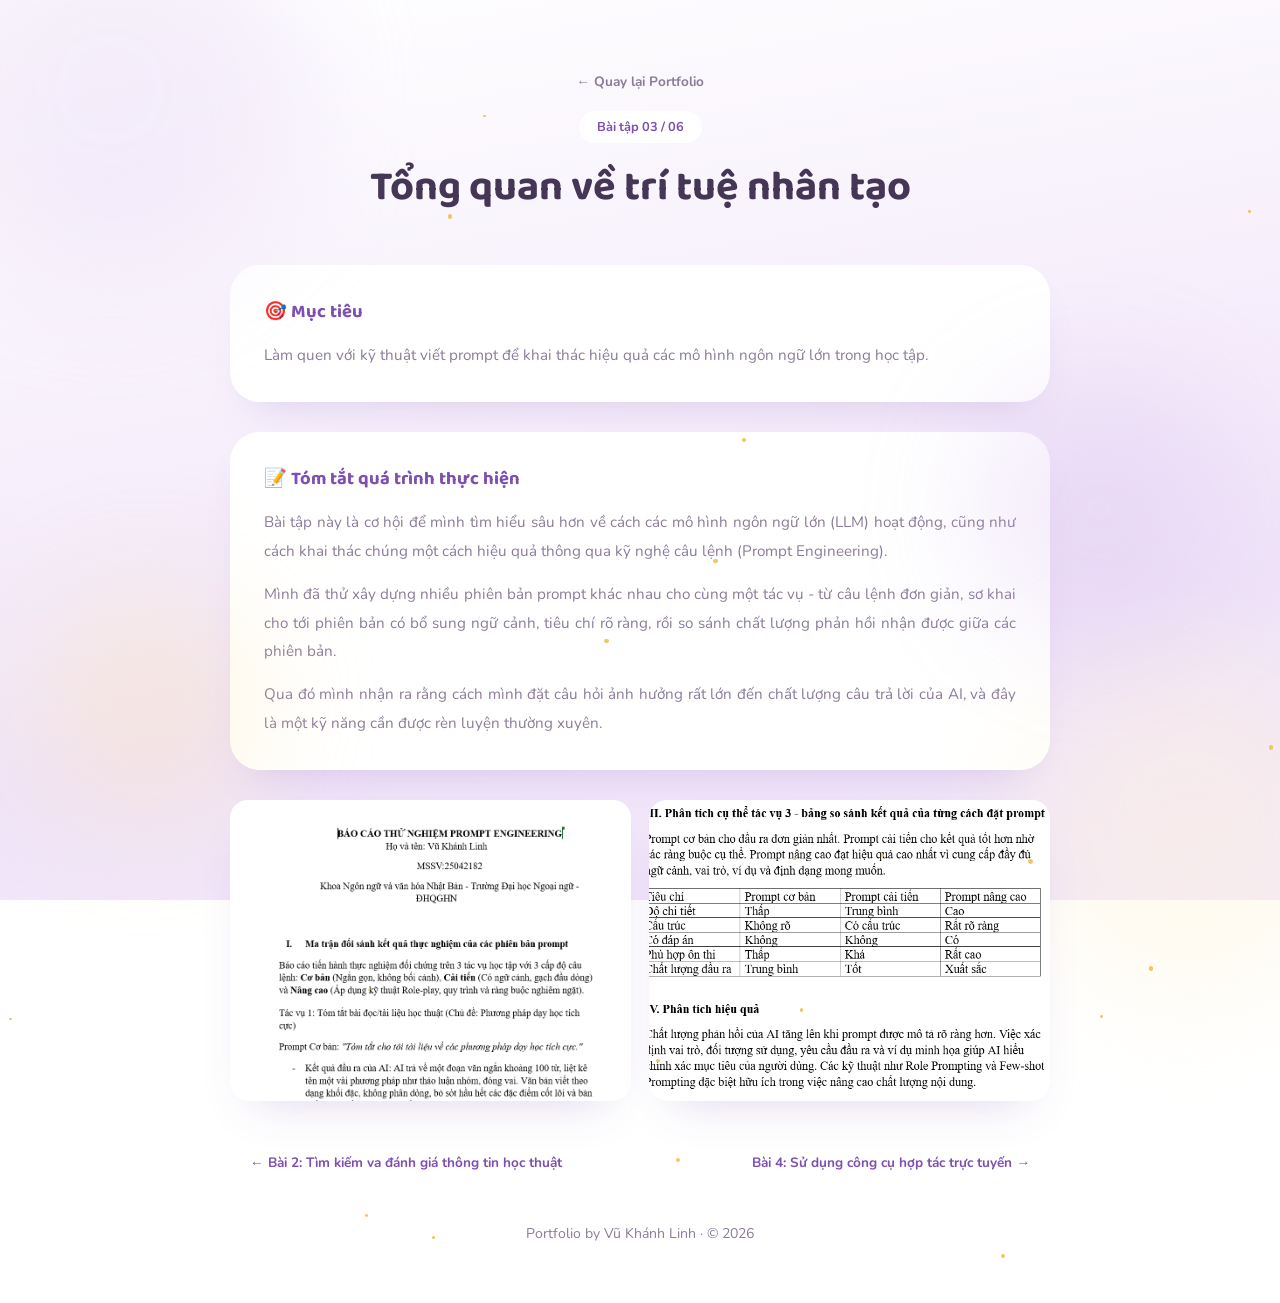
<file: baitap3.html>
<!DOCTYPE html>
<html lang="vi">
<head>
<meta charset="UTF-8">
<meta name="viewport" content="width=device-width, initial-scale=1.0">
<title>Bài 3 · Viết Prompt hiệu quả - Vũ Khánh Linh</title>
<link rel="preconnect" href="https://fonts.googleapis.com">
<link rel="preconnect" href="https://fonts.gstatic.com" crossorigin>
<link href="https://fonts.googleapis.com/css2?family=Baloo+2:wght@500;600;700;800&family=Nunito:wght@400;500;600;700;800&display=swap" rel="stylesheet">
<link rel="stylesheet" href="style.css">
</head>
<body>

<div class="blob-wrap"><div class="blob blob-1"></div></div>
<div class="blob-wrap"><div class="blob blob-2"></div></div>
<div class="blob-wrap"><div class="blob blob-3"></div></div>
<div class="blob-wrap"><div class="blob blob-4"></div></div>
<div id="star-layer"></div>

<div class="subpage-header">
  <a href="index.html#bai-tap" class="back-link">← Quay lại Portfolio</a><br>
  <span class="subpage-tag">Bài tập 03 / 06</span>
  <h1>Tổng quan về trí tuệ nhân tạo</h1>
</div>

<div class="subpage-block">
  <h2>🎯 Mục tiêu</h2>
  <p>Làm quen với kỹ thuật viết prompt để khai thác hiệu quả các mô hình ngôn ngữ lớn trong học tập.</p>
</div>

<div class="subpage-block">
  <h2>📝 Tóm tắt quá trình thực hiện</h2>
  <p>Bài tập này là cơ hội để mình tìm hiểu sâu hơn về cách các mô hình ngôn ngữ lớn (LLM) hoạt động, cũng như cách khai thác chúng một cách hiệu quả thông qua kỹ nghệ câu lệnh (Prompt Engineering).</p>
  <p>Mình đã thử xây dựng nhiều phiên bản prompt khác nhau cho cùng một tác vụ - từ câu lệnh đơn giản, sơ khai cho tới phiên bản có bổ sung ngữ cảnh, tiêu chí rõ ràng, rồi so sánh chất lượng phản hồi nhận được giữa các phiên bản.</p>
  <p>Qua đó mình nhận ra rằng cách mình đặt câu hỏi ảnh hưởng rất lớn đến chất lượng câu trả lời của AI, và đây là một kỹ năng cần được rèn luyện thường xuyên.</p>
</div>

<div class="image-gallery">
  <div class="image-slot">
    <img src="bai3anh1.png" alt="Hình minh họa quá trình thực hiện bài 3 - ảnh 1"
         onerror="this.style.display='none'; this.nextElementSibling.style.display='flex';">
    <div class="image-placeholder" style="display:none;">
      <span class="ic">🖼️</span>Thay bằng ảnh <b>bai3anh1.jpg</b><br>(ví dụ: ảnh so sánh các phiên bản prompt)
    </div>
  </div>
  <div class="image-slot">
    <img src="bai3anh2.png" alt="Hình minh họa quá trình thực hiện bài 3 - ảnh 2"
         onerror="this.style.display='none'; this.nextElementSibling.style.display='flex';">
    <div class="image-placeholder" style="display:none;">
      <span class="ic">🖼️</span>Thay bằng ảnh <b>bai3-anh2.jpg</b><br>(ví dụ: ảnh kết quả phản hồi từ AI)
    </div>
  </div>
</div>

<div class="subpage-nav">
  <a href="baitap2.html">← Bài 2: Tìm kiếm va đánh giá thông tin học thuật</a>
  <a href="baitap4.html">Bài 4: Sử dụng công cụ hợp tác trực tuyến →</a>
</div>

<footer>Portfolio by Vũ Khánh Linh · © 2026</footer>

<script>
  const starLayer = document.getElementById('star-layer');
  for(let i=0;i<40;i++){
    const s = document.createElement('div');
    s.className = 'twinkle';
    const size = 2 + Math.random()*3;
    s.style.width = size+'px'; s.style.height = size+'px';
    s.style.left = (Math.random()*100)+'vw';
    s.style.top = (Math.random()*300)+'vh';
    s.style.animationDuration = (2+Math.random()*3)+'s';
    s.style.animationDelay = (Math.random()*4)+'s';
    starLayer.appendChild(s);
  }
</script>
</body>
</html>
</file>
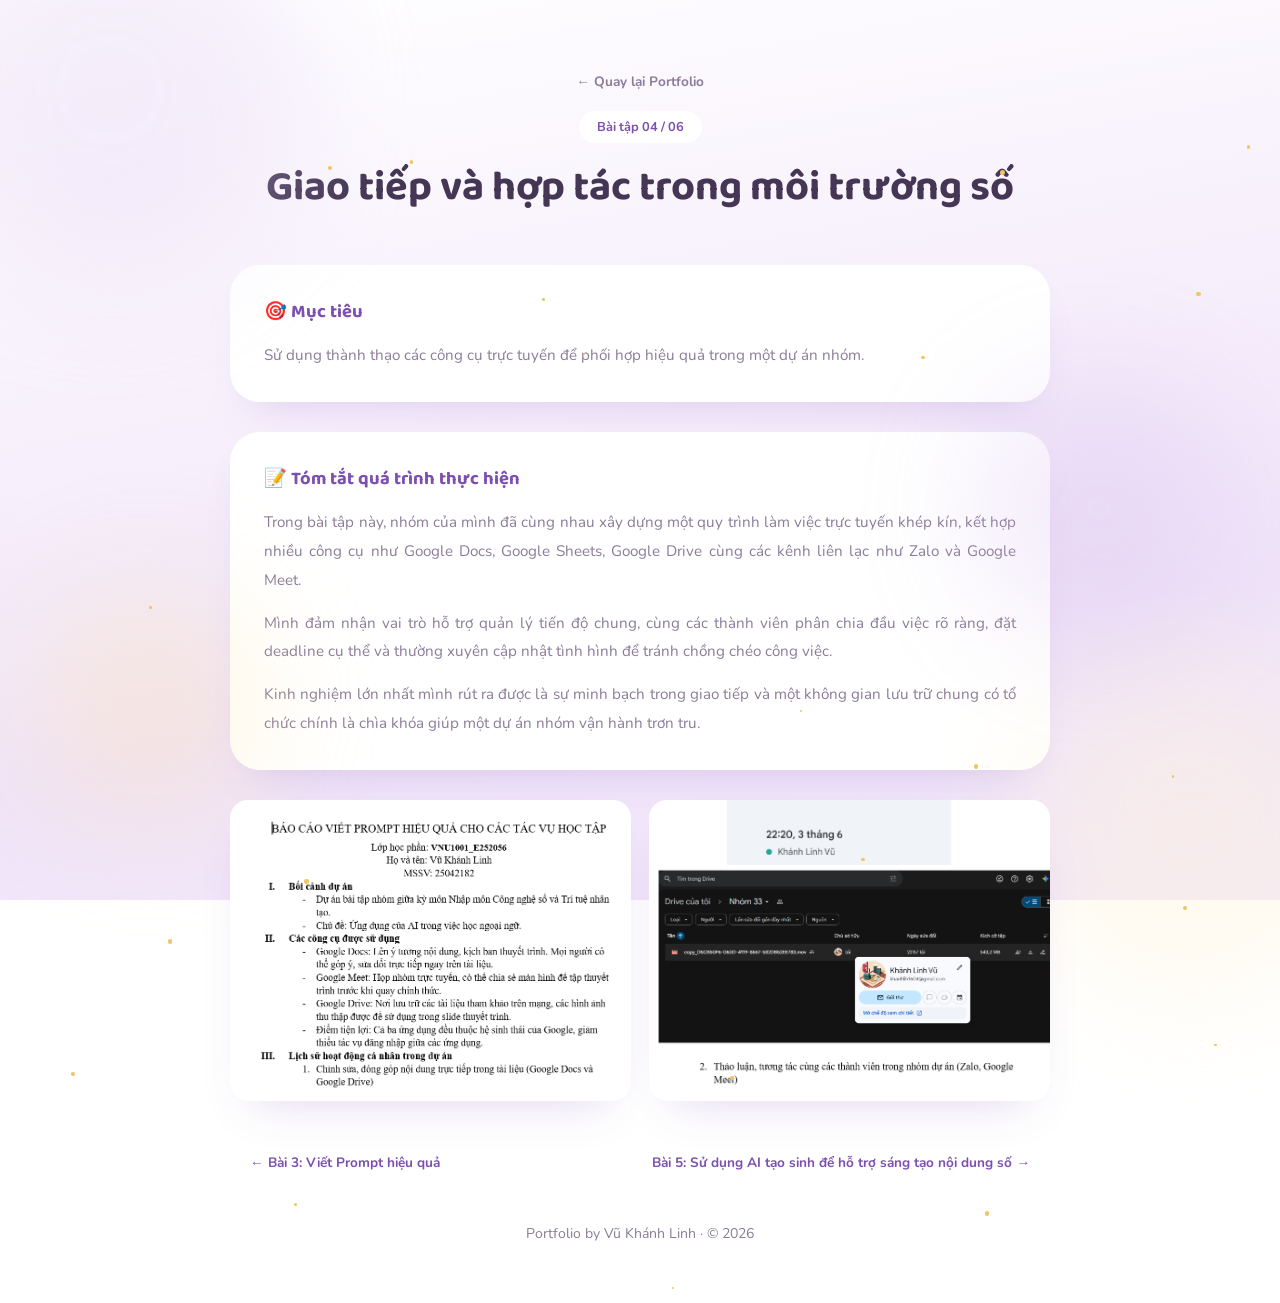
<file: baitap4.html>
<!DOCTYPE html>
<html lang="vi">
<head>
<meta charset="UTF-8">
<meta name="viewport" content="width=device-width, initial-scale=1.0">
<title>Bài 4 · Sử dụng công cụ hợp tác trực tuyến - Vũ Khánh Linh</title>
<link rel="preconnect" href="https://fonts.googleapis.com">
<link rel="preconnect" href="https://fonts.gstatic.com" crossorigin>
<link href="https://fonts.googleapis.com/css2?family=Baloo+2:wght@500;600;700;800&family=Nunito:wght@400;500;600;700;800&display=swap" rel="stylesheet">
<link rel="stylesheet" href="style.css">
</head>
<body>

<div class="blob-wrap"><div class="blob blob-1"></div></div>
<div class="blob-wrap"><div class="blob blob-2"></div></div>
<div class="blob-wrap"><div class="blob blob-3"></div></div>
<div class="blob-wrap"><div class="blob blob-4"></div></div>
<div id="star-layer"></div>

<div class="subpage-header">
  <a href="index.html#bai-tap" class="back-link">← Quay lại Portfolio</a><br>
  <span class="subpage-tag">Bài tập 04 / 06</span>
  <h1>Giao tiếp và hợp tác trong môi trường số</h1>
</div>

<div class="subpage-block">
  <h2>🎯 Mục tiêu</h2>
  <p>Sử dụng thành thạo các công cụ trực tuyến để phối hợp hiệu quả trong một dự án nhóm.</p>
</div>

<div class="subpage-block">
  <h2>📝 Tóm tắt quá trình thực hiện</h2>
  <p>Trong bài tập này, nhóm của mình đã cùng nhau xây dựng một quy trình làm việc trực tuyến khép kín, kết hợp nhiều công cụ như Google Docs, Google Sheets, Google Drive cùng các kênh liên lạc như Zalo và Google Meet.</p>
  <p>Mình đảm nhận vai trò hỗ trợ quản lý tiến độ chung, cùng các thành viên phân chia đầu việc rõ ràng, đặt deadline cụ thể và thường xuyên cập nhật tình hình để tránh chồng chéo công việc.</p>
  <p>Kinh nghiệm lớn nhất mình rút ra được là sự minh bạch trong giao tiếp và một không gian lưu trữ chung có tổ chức chính là chìa khóa giúp một dự án nhóm vận hành trơn tru.</p>
</div>

<div class="image-gallery">
  <div class="image-slot">
    <img src="bai4anh1.png" alt="Hình minh họa quá trình thực hiện bài 4 - ảnh 1"
         onerror="this.style.display='none'; this.nextElementSibling.style.display='flex';">
    <div class="image-placeholder" style="display:none;">
      <span class="ic">🖼️</span>Thay bằng ảnh <b>bai4-anh1.jpg</b><br>(ví dụ: ảnh không gian làm việc nhóm trực tuyến)
    </div>
  </div>
  <div class="image-slot">
    <img src="bai4anh2.png" alt="Hình minh họa quá trình thực hiện bài 4 - ảnh 2"
         onerror="this.style.display='none'; this.nextElementSibling.style.display='flex';">
    <div class="image-placeholder" style="display:none;">
      <span class="ic">🖼️</span>Thay bằng ảnh <b>bai4-anh2.jpg</b><br>(ví dụ: ảnh bảng phân công công việc)
    </div>
  </div>
</div>

<div class="subpage-nav">
  <a href="baitap3.html">← Bài 3: Viết Prompt hiệu quả</a>
  <a href="baitap5.html">Bài 5: Sử dụng AI tạo sinh để hỗ trợ sáng tạo nội dung số →</a>
</div>

<footer>Portfolio by Vũ Khánh Linh · © 2026</footer>

<script>
  const starLayer = document.getElementById('star-layer');
  for(let i=0;i<40;i++){
    const s = document.createElement('div');
    s.className = 'twinkle';
    const size = 2 + Math.random()*3;
    s.style.width = size+'px'; s.style.height = size+'px';
    s.style.left = (Math.random()*100)+'vw';
    s.style.top = (Math.random()*300)+'vh';
    s.style.animationDuration = (2+Math.random()*3)+'s';
    s.style.animationDelay = (Math.random()*4)+'s';
    starLayer.appendChild(s);
  }
</script>
</body>
</html>
</file>
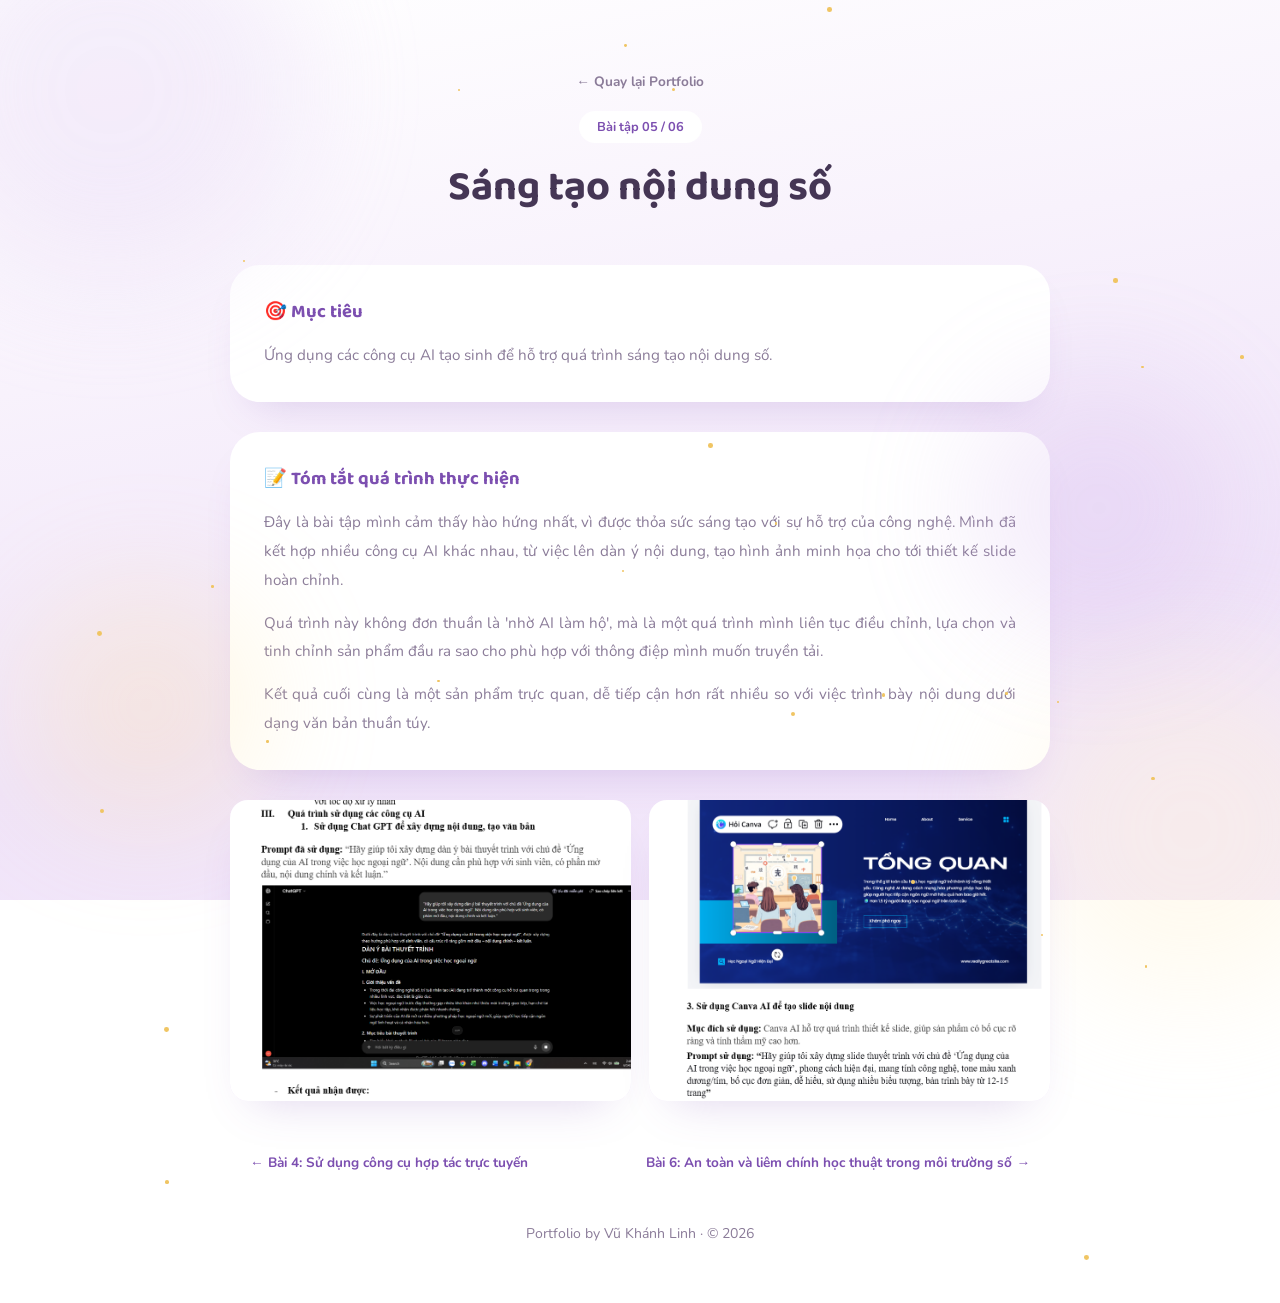
<file: baitap5.html>
<!DOCTYPE html>
<html lang="vi">
<head>
<meta charset="UTF-8">
<meta name="viewport" content="width=device-width, initial-scale=1.0">
<title>Bài 5 · Sử dụng AI tạo sinh để hỗ trợ sáng tạo nội dung số - Vũ Khánh Linh</title>
<link rel="preconnect" href="https://fonts.googleapis.com">
<link rel="preconnect" href="https://fonts.gstatic.com" crossorigin>
<link href="https://fonts.googleapis.com/css2?family=Baloo+2:wght@500;600;700;800&family=Nunito:wght@400;500;600;700;800&display=swap" rel="stylesheet">
<link rel="stylesheet" href="style.css">
</head>
<body>

<div class="blob-wrap"><div class="blob blob-1"></div></div>
<div class="blob-wrap"><div class="blob blob-2"></div></div>
<div class="blob-wrap"><div class="blob blob-3"></div></div>
<div class="blob-wrap"><div class="blob blob-4"></div></div>
<div id="star-layer"></div>

<div class="subpage-header">
  <a href="index.html#bai-tap" class="back-link">← Quay lại Portfolio</a><br>
  <span class="subpage-tag">Bài tập 05 / 06</span>
  <h1>Sáng tạo nội dung số</h1>
</div>

<div class="subpage-block">
  <h2>🎯 Mục tiêu</h2>
  <p>Ứng dụng các công cụ AI tạo sinh để hỗ trợ quá trình sáng tạo nội dung số.</p>
</div>

<div class="subpage-block">
  <h2>📝 Tóm tắt quá trình thực hiện</h2>
  <p>Đây là bài tập mình cảm thấy hào hứng nhất, vì được thỏa sức sáng tạo với sự hỗ trợ của công nghệ. Mình đã kết hợp nhiều công cụ AI khác nhau, từ việc lên dàn ý nội dung, tạo hình ảnh minh họa cho tới thiết kế slide hoàn chỉnh.</p>
  <p>Quá trình này không đơn thuần là 'nhờ AI làm hộ', mà là một quá trình mình liên tục điều chỉnh, lựa chọn và tinh chỉnh sản phẩm đầu ra sao cho phù hợp với thông điệp mình muốn truyền tải.</p>
  <p>Kết quả cuối cùng là một sản phẩm trực quan, dễ tiếp cận hơn rất nhiều so với việc trình bày nội dung dưới dạng văn bản thuần túy.</p>
</div>

<div class="image-gallery">
  <div class="image-slot">
    <img src="bai5anh1.png" alt="Hình minh họa quá trình thực hiện bài 5 - ảnh 1"
         onerror="this.style.display='none'; this.nextElementSibling.style.display='flex';">
    <div class="image-placeholder" style="display:none;">
      <span class="ic">🖼️</span>Thay bằng ảnh <b>bai5-anh1.jpg</b><br>(ví dụ: ảnh infographic hoàn chỉnh)
    </div>
  </div>
  <div class="image-slot">
    <img src="bai5anh2.png" alt="Hình minh họa quá trình thực hiện bài 5 - ảnh 2"
         onerror="this.style.display='none'; this.nextElementSibling.style.display='flex';">
    <div class="image-placeholder" style="display:none;">
      <span class="ic">🖼️</span>Thay bằng ảnh <b>bai5-anh2.jpg</b><br>(ví dụ: ảnh minh họa do AI tạo sinh)
    </div>
  </div>
</div>

<div class="subpage-nav">
  <a href="baitap4.html">← Bài 4: Sử dụng công cụ hợp tác trực tuyến</a>
  <a href="baitap6.html">Bài 6: An toàn và liêm chính học thuật trong môi trường số →</a>
</div>

<footer>Portfolio by Vũ Khánh Linh · © 2026</footer>

<script>
  const starLayer = document.getElementById('star-layer');
  for(let i=0;i<40;i++){
    const s = document.createElement('div');
    s.className = 'twinkle';
    const size = 2 + Math.random()*3;
    s.style.width = size+'px'; s.style.height = size+'px';
    s.style.left = (Math.random()*100)+'vw';
    s.style.top = (Math.random()*300)+'vh';
    s.style.animationDuration = (2+Math.random()*3)+'s';
    s.style.animationDelay = (Math.random()*4)+'s';
    starLayer.appendChild(s);
  }
</script>
</body>
</html>
</file>
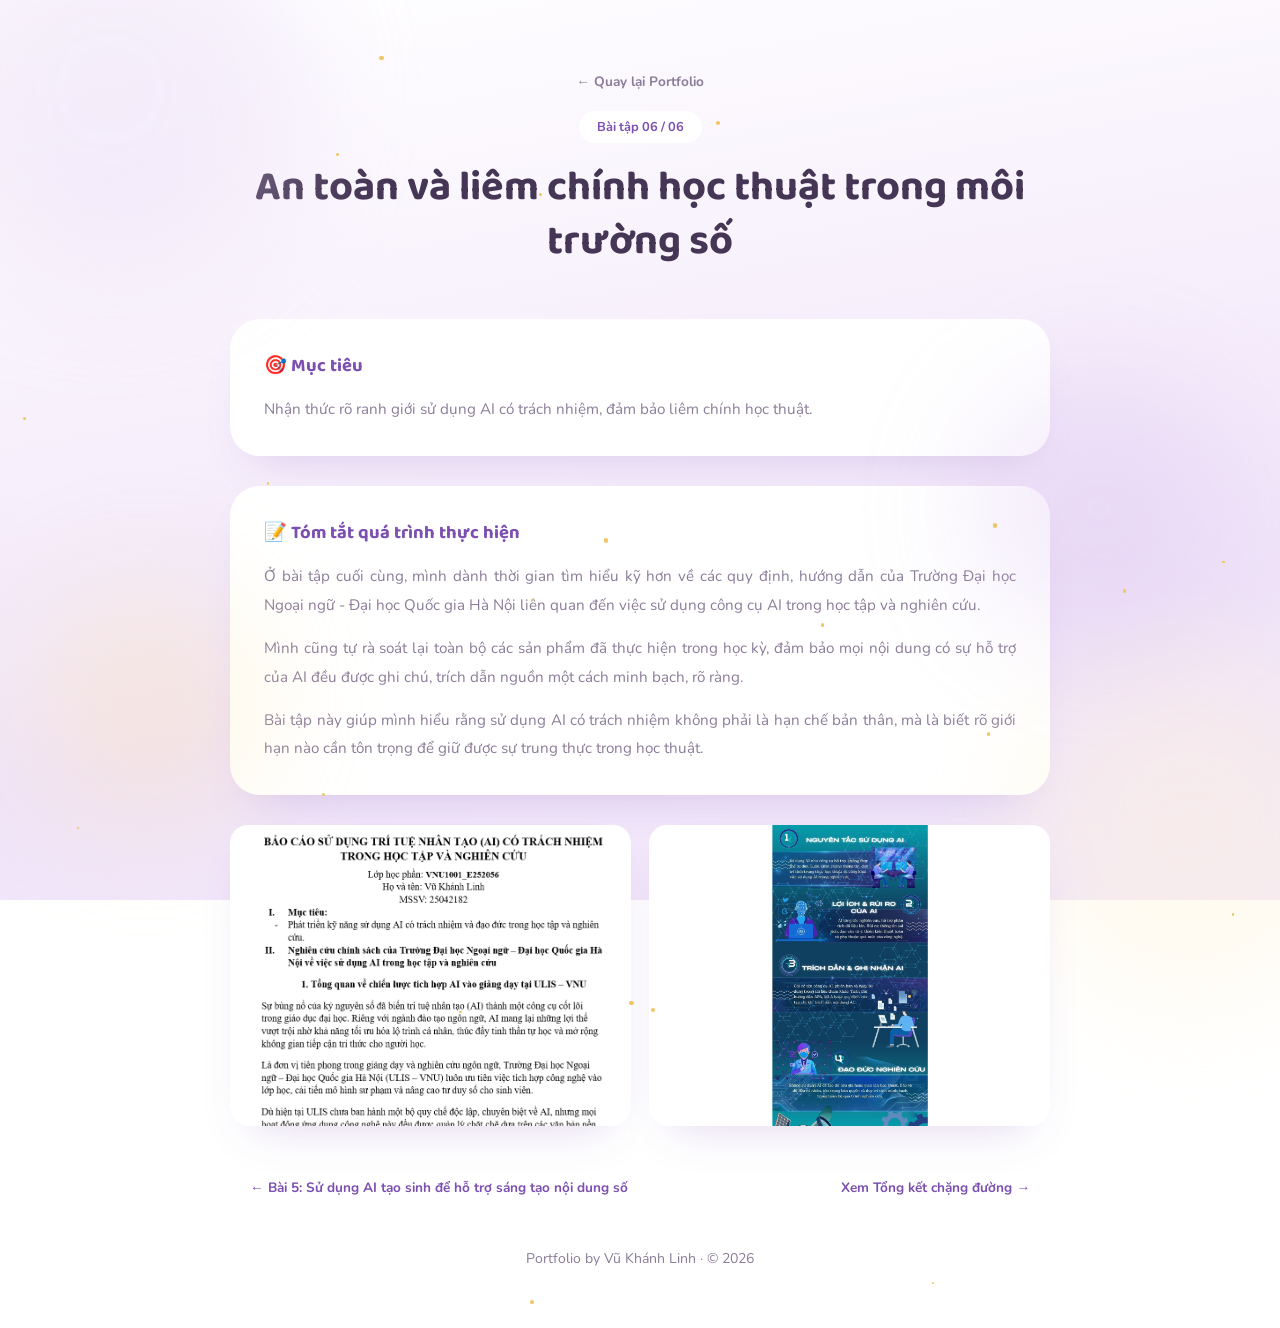
<file: baitap6.html>
<!DOCTYPE html>
<html lang="vi">
<head>
<meta charset="UTF-8">
<meta name="viewport" content="width=device-width, initial-scale=1.0">
<title>Bài 6 · An toàn và liêm chính học thuật trong môi trường số - Vũ Khánh Linh</title>
<link rel="preconnect" href="https://fonts.googleapis.com">
<link rel="preconnect" href="https://fonts.gstatic.com" crossorigin>
<link href="https://fonts.googleapis.com/css2?family=Baloo+2:wght@500;600;700;800&family=Nunito:wght@400;500;600;700;800&display=swap" rel="stylesheet">
<link rel="stylesheet" href="style.css">
</head>
<body>

<div class="blob-wrap"><div class="blob blob-1"></div></div>
<div class="blob-wrap"><div class="blob blob-2"></div></div>
<div class="blob-wrap"><div class="blob blob-3"></div></div>
<div class="blob-wrap"><div class="blob blob-4"></div></div>
<div id="star-layer"></div>

<div class="subpage-header">
  <a href="index.html#bai-tap" class="back-link">← Quay lại Portfolio</a><br>
  <span class="subpage-tag">Bài tập 06 / 06</span>
  <h1>An toàn và liêm chính học thuật trong môi trường số</h1>
</div>

<div class="subpage-block">
  <h2>🎯 Mục tiêu</h2>
  <p>Nhận thức rõ ranh giới sử dụng AI có trách nhiệm, đảm bảo liêm chính học thuật.</p>
</div>

<div class="subpage-block">
  <h2>📝 Tóm tắt quá trình thực hiện</h2>
  <p>Ở bài tập cuối cùng, mình dành thời gian tìm hiểu kỹ hơn về các quy định, hướng dẫn của Trường Đại học Ngoại ngữ - Đại học Quốc gia Hà Nội liên quan đến việc sử dụng công cụ AI trong học tập và nghiên cứu.</p>
  <p>Mình cũng tự rà soát lại toàn bộ các sản phẩm đã thực hiện trong học kỳ, đảm bảo mọi nội dung có sự hỗ trợ của AI đều được ghi chú, trích dẫn nguồn một cách minh bạch, rõ ràng.</p>
  <p>Bài tập này giúp mình hiểu rằng sử dụng AI có trách nhiệm không phải là hạn chế bản thân, mà là biết rõ giới hạn nào cần tôn trọng để giữ được sự trung thực trong học thuật.</p>
</div>

<div class="image-gallery">
  <div class="image-slot">
    <img src="bai6anh1.png" alt="Hình minh họa quá trình thực hiện bài 6 - ảnh 1"
         onerror="this.style.display='none'; this.nextElementSibling.style.display='flex';">
    <div class="image-placeholder" style="display:none;">
      <span class="ic">🖼️</span>Thay bằng ảnh <b>bai6-anh1.jpg</b><br>(ví dụ: ảnh chụp quy định sử dụng AI của trường)
    </div>
  </div>
  <div class="image-slot">
    <img src="bai6anh2.png" alt="Hình minh họa quá trình thực hiện bài 6 - ảnh 2"
         onerror="this.style.display='none'; this.nextElementSibling.style.display='flex';">
    <div class="image-placeholder" style="display:none;">
      <span class="ic">🖼️</span>Thay bằng ảnh <b>bai6-anh2.jpg</b><br>(ví dụ: ảnh trích dẫn nguồn AI minh bạch)
    </div>
  </div>
</div>

<div class="subpage-nav">
  <a href="baitap5.html">← Bài 5: Sử dụng AI tạo sinh để hỗ trợ sáng tạo nội dung số</a>
  <a href="index.html#tong-ket">Xem Tổng kết chặng đường →</a>
</div>

<footer>Portfolio by Vũ Khánh Linh · © 2026</footer>

<script>
  const starLayer = document.getElementById('star-layer');
  for(let i=0;i<40;i++){
    const s = document.createElement('div');
    s.className = 'twinkle';
    const size = 2 + Math.random()*3;
    s.style.width = size+'px'; s.style.height = size+'px';
    s.style.left = (Math.random()*100)+'vw';
    s.style.top = (Math.random()*300)+'vh';
    s.style.animationDuration = (2+Math.random()*3)+'s';
    s.style.animationDelay = (Math.random()*4)+'s';
    starLayer.appendChild(s);
  }
</script>
</body>
</html>
</file>
<file: style.css>
:root{
  --twilight-pale: #F8F2FC;
  --twilight-deep: #F0E4F9;
  --purple-pale: #E6D6F5;
  --purple-soft: #CDA9EA;
  --purple: #A97AD1;
  --purple-deep: #7C4FB0;
  --gold-pale: #FFF3D6;
  --gold-soft: #FFE29C;
  --gold: #F0C563;
  --gold-deep: #DDA53A;
  --ink: #453655;
  --muted: #8B7C99;
  --white-soft: #FFFFFF;
  --shadow-soft: 0 22px 44px -24px rgba(124, 79, 176, 0.26);
  --radius-lg: 30px;
  --radius-sm: 18px;
}
*{ box-sizing: border-box; }
html{ scroll-behavior: smooth; }
@media (prefers-reduced-motion: reduce){
  html{ scroll-behavior: auto; }
  *{ animation-duration: 0.01ms !important; animation-iteration-count: 1 !important; transition-duration: 0.01ms !important; }
}
body{
  margin: 0; font-family: 'Nunito', sans-serif; color: var(--ink);
  background: linear-gradient(170deg, #FFFFFF 0%, var(--twilight-pale) 35%, var(--twilight-deep) 70%, #F3E8FB 100%);
  background-attachment: fixed; overflow-x: hidden; position: relative;
}
h1, h2, h3, .display{ font-family: 'Baloo 2', cursive; font-weight: 700; }
a{ color: inherit; text-decoration: none; }

/* ===== animated aurora blobs + stars ===== */
.blob-wrap{ position: fixed; inset: 0; z-index: 0; pointer-events: none; }
.blob{ position: fixed; border-radius: 50%; filter: blur(60px); opacity: 0.38; z-index: 0; pointer-events: none; }
.blob-1{ width: 380px; height: 380px; background: var(--purple-pale); top: -100px; left: -80px; animation: float1 17s ease-in-out infinite; }
.blob-2{ width: 340px; height: 340px; background: var(--gold-pale); bottom: -100px; right: -80px; animation: float2 21s ease-in-out infinite; }
.blob-3{ width: 260px; height: 260px; background: var(--purple-soft); top: 42%; right: 4%; animation: float3 19s ease-in-out infinite; opacity: 0.22; }
.blob-4{ width: 240px; height: 240px; background: var(--gold-soft); top: 65%; left: 2%; animation: float2 23s ease-in-out infinite; opacity: 0.25; }
@keyframes float1{ 0%,100%{ transform: translate(0,0) scale(1); } 50%{ transform: translate(-45px,55px) scale(1.12); } }
@keyframes float2{ 0%,100%{ transform: translate(0,0) scale(1); } 50%{ transform: translate(45px,-35px) scale(1.15); } }
@keyframes float3{ 0%,100%{ transform: translate(0,0) scale(1); } 50%{ transform: translate(-28px,-30px) scale(0.9); } }

#star-layer{ position: fixed; inset: 0; pointer-events: none; z-index: 1; }
.twinkle{ position: absolute; border-radius: 50%; background: var(--gold); animation: twinkle ease-in-out infinite; }
@keyframes twinkle{ 0%,100%{ opacity: 0.15; transform: scale(0.8); } 50%{ opacity: 0.9; transform: scale(1.3); } }

#sticker-layer{ position: fixed; inset: 0; pointer-events: none; z-index: 1; }
.float-sticker{ position: absolute; font-size: 1.5rem; animation: bob 5.5s ease-in-out infinite; opacity: 0.8; filter: drop-shadow(0 6px 10px rgba(124,79,176,0.18)); }
@keyframes bob{ 0%,100%{ transform: translateY(0) rotate(-6deg); } 50%{ transform: translateY(-20px) rotate(8deg); } }

.cursor-glow{
  position: fixed; width: 20px; height: 20px; border-radius: 50%;
  background: radial-gradient(circle, rgba(255,255,255,0.95), var(--gold-soft) 55%, transparent 75%);
  pointer-events: none; z-index: 999; transform: translate(-50%,-50%); mix-blend-mode: multiply;
  opacity: 0; transition: opacity 0.3s ease;
}

nav{
  position: sticky; top: 14px; z-index: 50; display: flex; align-items: center; justify-content: space-between;
  padding: 12px 22px; margin: 14px 6vw 0; background: rgba(255,255,255,0.78); backdrop-filter: blur(16px);
  border: 1px solid rgba(124,79,176,0.15); border-radius: 999px; box-shadow: var(--shadow-soft);
  flex-wrap: wrap; gap: 10px;
}
.logo-group{ display: flex; align-items: center; gap: 10px; }
.logo-badge{
  width: 38px; height: 38px; border-radius: 50%; overflow: hidden; flex-shrink: 0;
  background: linear-gradient(135deg, var(--purple-soft), var(--gold-soft)); display: flex; align-items: center; justify-content: center;
  border: 2px solid #fff; box-shadow: var(--shadow-soft); font-family: 'Baloo 2', cursive; color: var(--purple-deep); font-size: 0.9rem;
}
.logo-badge img{ width: 100%; height: 100%; object-fit: cover; }
.logo{ font-family: 'Baloo 2', cursive; font-size: 1.2rem; color: var(--purple-deep); }
.mssv-chip{
  font-size: 0.64rem; font-weight: 700; color: var(--gold-deep); background: rgba(240,197,99,0.18);
  border: 1px solid rgba(240,197,99,0.4); padding: 4px 12px; border-radius: 999px; white-space: nowrap;
}
.nav-links{ display: flex; gap: 4px; list-style: none; margin: 0; padding: 6px; background: rgba(255,255,255,0.6); border-radius: 999px; flex-wrap: wrap; }
.nav-links li a{
  display: inline-block; padding: 9px 14px; border-radius: 999px; font-weight: 700; font-size: 0.82rem;
  color: var(--ink); transition: all 0.4s cubic-bezier(.3,1.4,.5,1);
}
.nav-links li a:hover, .nav-links li a.active{
  background: linear-gradient(135deg, var(--purple-deep), var(--gold-deep)); color: #fff;
  box-shadow: 0 8px 18px -6px rgba(124,79,176,0.4); transform: translateY(-2px) scale(1.04);
}
.nav-actions{ display: flex; align-items: center; gap: 10px; }
.nav-btn{
  display: inline-flex; align-items: center; gap: 6px; padding: 10px 16px; border-radius: 999px;
  font-weight: 700; font-size: 0.76rem; white-space: nowrap; cursor: pointer; border: none;
  font-family: 'Nunito', sans-serif; transition: transform 0.35s cubic-bezier(.3,1.4,.5,1);
}
.nav-btn-outline{ background: rgba(255,255,255,0.7); color: var(--purple-deep); border: 1.5px solid rgba(124,79,176,0.28); }
.nav-btn-outline:hover{ transform: translateY(-3px) rotate(-2deg); background: #fff; }
.nav-btn-solid{ background: linear-gradient(135deg, var(--gold-deep), var(--gold)); color: #fff; }
.nav-btn-solid:hover{ transform: translateY(-3px) rotate(2deg); box-shadow: 0 12px 22px -8px rgba(221,165,58,0.45); }

section{ position: relative; z-index: 2; padding: 90px 8vw; max-width: 1160px; margin: 0 auto; }
.reveal{ opacity: 0; transform: translateY(36px) scale(0.98); transition: opacity 0.7s ease, transform 0.7s cubic-bezier(.2,.8,.3,1.15); }
.reveal.in-view{ opacity: 1; transform: translateY(0) scale(1); }
.section-head{ text-align: center; margin-bottom: 46px; }
.section-head h2{ font-size: clamp(1.6rem, 3.6vw, 2.3rem); color: var(--ink); }
.section-head p{ max-width: 560px; margin: 10px auto 0; color: var(--muted); font-size: 0.98rem; }
.eyebrow{
  display: inline-flex; background: var(--white-soft); padding: 7px 18px; border-radius: 999px;
  font-weight: 700; font-size: 0.82rem; color: var(--purple-deep); box-shadow: var(--shadow-soft);
}

/* ===== HERO — asymmetric: text left, floating moon-badge avatar overlapping top-right ===== */
.hero{ padding-top: 70px; position: relative; }
.hero-inner{
  max-width: 760px; margin: 0 auto; text-align: center; display: flex; flex-direction: column;
  align-items: center; gap: 18px; position: relative;
}
.moon-avatar{
  position: relative; width: 128px; height: 128px; border-radius: 50%; margin-bottom: 4px;
  padding: 6px; background: linear-gradient(135deg, var(--purple-soft), var(--gold-soft));
  box-shadow: var(--shadow-soft); animation: frame-float 6s ease-in-out infinite;
}
@keyframes frame-float{ 0%,100%{ transform: translateY(0) rotate(-2deg); } 50%{ transform: translateY(-12px) rotate(2deg); } }
.moon-avatar::before{
  content: ""; position: absolute; inset: -9px; border-radius: 50%;
  border: 2px dashed rgba(124,79,176,0.35); animation: spin 30s linear infinite;
}
@keyframes spin{ to{ transform: rotate(360deg); } }
.moon-inner{
  width: 100%; height: 100%; border-radius: 50%; overflow: hidden;
  background: linear-gradient(160deg, #FBF5FF, var(--purple-pale)); display: flex; align-items: center; justify-content: center;
}
.moon-inner img{ width: 100%; height: 100%; object-fit: cover; }
.moon-inner .avatar-fallback{ font-family: 'Baloo 2', cursive; color: var(--purple-deep); font-size: 2.6rem; }
.moon-avatar .star-badge{
  position: absolute; bottom: -2px; right: -6px; background: #fff; border-radius: 50%; width: 38px; height: 38px;
  display: flex; align-items: center; justify-content: center; font-size: 1.05rem; box-shadow: var(--shadow-soft);
  animation: wiggle 3.5s ease-in-out infinite; z-index: 3;
}
@keyframes wiggle{ 0%,100%{ transform: rotate(-10deg); } 50%{ transform: rotate(12deg); } }
.hero h1{ font-size: clamp(2.1rem, 4.6vw, 3.2rem); line-height: 1.2; margin: 0; color: var(--ink); }
.hero h1 span{ color: var(--purple-deep); }
.hero-inner > p{ font-size: 1rem; line-height: 1.85; color: var(--muted); max-width: 600px; }
.hero-inner > p b{ color: var(--ink); }
.hero-meta{ display: flex; flex-wrap: wrap; gap: 10px; justify-content: center; }
.hero-meta span{
  font-size: 0.78rem; font-weight: 700; padding: 8px 16px; border-radius: 999px;
  background: var(--white-soft); border: 1px solid rgba(124,79,176,0.22); color: var(--purple-deep); box-shadow: var(--shadow-soft);
}
.hero-cta{ display: flex; gap: 14px; flex-wrap: wrap; justify-content: center; margin-top: 6px; }
.btn{
  padding: 13px 26px; border-radius: 999px; font-weight: 700; font-family: 'Nunito', sans-serif;
  cursor: pointer; border: none; font-size: 0.9rem; transition: transform 0.35s cubic-bezier(.3,1.4,.5,1), box-shadow 0.35s ease;
  display: inline-block;
}
.btn-primary{ background: linear-gradient(135deg, var(--purple-deep), var(--purple)); color: #fff; box-shadow: 0 14px 26px -10px rgba(124,79,176,0.45); }
.btn-primary:hover{ transform: translateY(-4px) scale(1.03) rotate(-1deg); }
.btn-ghost{ background: rgba(255,255,255,0.7); color: var(--gold-deep); border: 2px solid var(--gold-soft); }
.btn-ghost:hover{ transform: translateY(-4px) rotate(1deg); background: #fff; }

/* ===== Đôi nét về mình — horizontal constellation ribbon ===== */
.constellation{ display: flex; align-items: flex-start; justify-content: space-between; position: relative; gap: 10px; }
.constellation::before{
  content: ""; position: absolute; top: 22px; left: 8%; right: 8%; height: 2px;
  background: repeating-linear-gradient(to right, var(--purple-soft) 0 8px, transparent 8px 16px); opacity: 0.6; z-index: 0;
}
.const-item{ flex: 1; text-align: center; position: relative; z-index: 1; padding: 0 8px; }
.const-dot{
  width: 46px; height: 46px; border-radius: 50%; margin: 0 auto 18px; display: flex; align-items: center; justify-content: center;
  background: linear-gradient(135deg, var(--purple-soft), var(--gold-soft)); font-size: 1.15rem; box-shadow: var(--shadow-soft);
  border: 3px solid #fff;
}
.const-card{
  background: var(--white-soft); border-radius: var(--radius-sm); padding: 24px 20px; box-shadow: var(--shadow-soft);
  transition: transform 0.4s cubic-bezier(.2,.9,.3,1.3);
}
.const-card:hover{ transform: translateY(-6px); }
.const-card h3{ font-size: 0.98rem; margin: 0 0 10px; color: var(--ink); }
.const-card p{ font-size: 0.83rem; line-height: 1.7; color: var(--muted); margin: 0; }
@media (max-width: 760px){
  .constellation{ flex-direction: column; }
  .constellation::before{ display: none; }
  .const-item{ margin-bottom: 20px; }
}

/* ===== Bài tập — clickable card grid linking to sub-pages ===== */
.work-grid{ display: grid; grid-template-columns: repeat(auto-fit, minmax(260px, 1fr)); gap: 22px; }
.work-card{
  display: block; background: var(--white-soft); border-radius: var(--radius-sm); padding: 26px 24px;
  box-shadow: var(--shadow-soft); border: 1px solid rgba(124,79,176,0.1);
  transition: transform 0.4s cubic-bezier(.2,.9,.3,1.3), box-shadow 0.4s ease;
}
.work-card:hover{ transform: translateY(-8px); box-shadow: 0 28px 48px -22px rgba(124,79,176,0.4); }
.work-card .w-top{ display: flex; align-items: center; gap: 12px; margin-bottom: 14px; }
.work-card .w-num{
  width: 34px; height: 34px; border-radius: 50%; flex-shrink: 0; display: flex; align-items: center; justify-content: center;
  font-family: 'Baloo 2', cursive; font-weight: 700; font-size: 0.85rem; color: #fff;
  background: linear-gradient(135deg, var(--purple-deep), var(--gold-deep));
}
.work-card h3{ margin: 0; font-size: 1.02rem; color: var(--ink); line-height: 1.35; }
.work-card .w-goal{ font-size: 0.83rem; line-height: 1.7; color: var(--muted); margin: 0 0 16px; }
.work-card .w-link{
  display: inline-flex; align-items: center; gap: 6px; font-size: 0.8rem; font-weight: 700; color: var(--purple-deep);
  padding: 8px 16px; border-radius: 999px; border: 1.5px solid rgba(124,79,176,0.28); transition: all 0.3s ease;
}
.work-card:hover .w-link{ background: linear-gradient(135deg, var(--purple-deep), var(--gold-deep)); color: #fff; border-color: transparent; }

/* ===== Tổng kết — 3-column moon-phase panels ===== */
.phase-grid{ display: grid; grid-template-columns: repeat(3, 1fr); gap: 20px; margin-bottom: 40px; }
@media (max-width: 860px){ .phase-grid{ grid-template-columns: 1fr; } }
.phase-card{
  background: var(--white-soft); border-radius: var(--radius-sm); padding: 28px 24px; box-shadow: var(--shadow-soft);
  transition: transform 0.4s cubic-bezier(.2,.9,.3,1.3);
}
.phase-card:hover{ transform: translateY(-6px); }
.phase-card .p-icon{
  width: 44px; height: 44px; border-radius: 50%; display: flex; align-items: center; justify-content: center;
  background: linear-gradient(135deg, var(--purple-soft), var(--gold-soft)); font-size: 1.2rem; margin-bottom: 14px;
}
.phase-card h3{ font-size: 1rem; margin: 0 0 10px; color: var(--ink); }
.phase-card p{ font-size: 0.85rem; line-height: 1.75; color: var(--muted); margin: 0; text-align: justify; }
.thanks-note{
  max-width: 700px; margin: 0 auto 34px; text-align: center; font-size: 0.92rem; line-height: 1.85;
  color: var(--muted); font-style: italic; padding: 24px 28px; background: rgba(255,255,255,0.55);
  border-radius: var(--radius-sm); box-shadow: var(--shadow-soft);
}
.stat-solo{ display: flex; justify-content: center; }
.stat-circle{
  display: flex; flex-direction: column; align-items: center; justify-content: center; width: 118px; height: 118px;
  border-radius: 50%; background: rgba(255,255,255,0.85); border: 1.5px solid rgba(124,79,176,0.3); box-shadow: var(--shadow-soft);
}
.stat-circle .num{ font-family: 'Baloo 2', cursive; font-size: 1.4rem; color: var(--purple-deep); }
.stat-circle .label{ font-size: 0.68rem; color: var(--muted); text-align: center; margin-top: 4px; padding: 0 8px; }

footer{ position: relative; z-index: 2; text-align: center; padding: 40px 6vw 60px; color: var(--muted); font-size: 0.88rem; }

/* ===== Sub-page (bài tập chi tiết) shared styles ===== */
.subpage-header{ max-width: 820px; margin: 0 auto 50px; text-align: center; padding-top: 70px; }
.subpage-tag{
  display: inline-flex; background: var(--white-soft); padding: 7px 18px; border-radius: 999px;
  font-weight: 700; font-size: 0.8rem; color: var(--purple-deep); box-shadow: var(--shadow-soft); margin-bottom: 18px;
}
.subpage-header h1{ font-size: clamp(1.8rem, 4vw, 2.6rem); color: var(--ink); margin: 0 0 14px; line-height: 1.3; }
.back-link{
  display: inline-flex; align-items: center; gap: 8px; font-size: 0.85rem; font-weight: 700; color: var(--muted);
  margin-bottom: 20px; transition: color 0.3s ease;
}
.back-link:hover{ color: var(--purple-deep); }
.subpage-block{
  max-width: 820px; margin: 0 auto 30px; background: var(--white-soft); border-radius: var(--radius-lg);
  padding: 32px 34px; box-shadow: var(--shadow-soft);
}
.subpage-block h2{ font-size: 1.15rem; margin: 0 0 14px; color: var(--purple-deep); display: flex; align-items: center; gap: 10px; }
.subpage-block p{ font-size: 0.95rem; line-height: 1.9; color: var(--muted); margin: 0 0 14px; text-align: justify; }
.subpage-block p:last-child{ margin-bottom: 0; }
.image-gallery{ display: grid; grid-template-columns: repeat(auto-fit, minmax(220px, 1fr)); gap: 18px; max-width: 820px; margin: 0 auto 30px; }
.image-slot{
  aspect-ratio: 4/3; border-radius: var(--radius-sm); overflow: hidden; background: var(--twilight-deep);
  display: flex; align-items: center; justify-content: center; box-shadow: var(--shadow-soft); position: relative;
}
.image-slot img{ width: 100%; height: 100%; object-fit: cover; }
.image-placeholder{
  display: flex; flex-direction: column; align-items: center; justify-content: center; gap: 8px; padding: 20px;
  color: var(--muted); text-align: center; font-size: 0.78rem; line-height: 1.6;
}
.image-placeholder .ic{ font-size: 1.8rem; }
.subpage-nav{
  max-width: 820px; margin: 40px auto 0; display: flex; justify-content: space-between; gap: 16px; flex-wrap: wrap;
}
.subpage-nav a{
  font-size: 0.85rem; font-weight: 700; color: var(--purple-deep); padding: 12px 20px; border-radius: 999px;
  background: var(--white-soft); box-shadow: var(--shadow-soft); transition: transform 0.3s ease;
}
.subpage-nav a:hover{ transform: translateY(-3px); }
</file>
